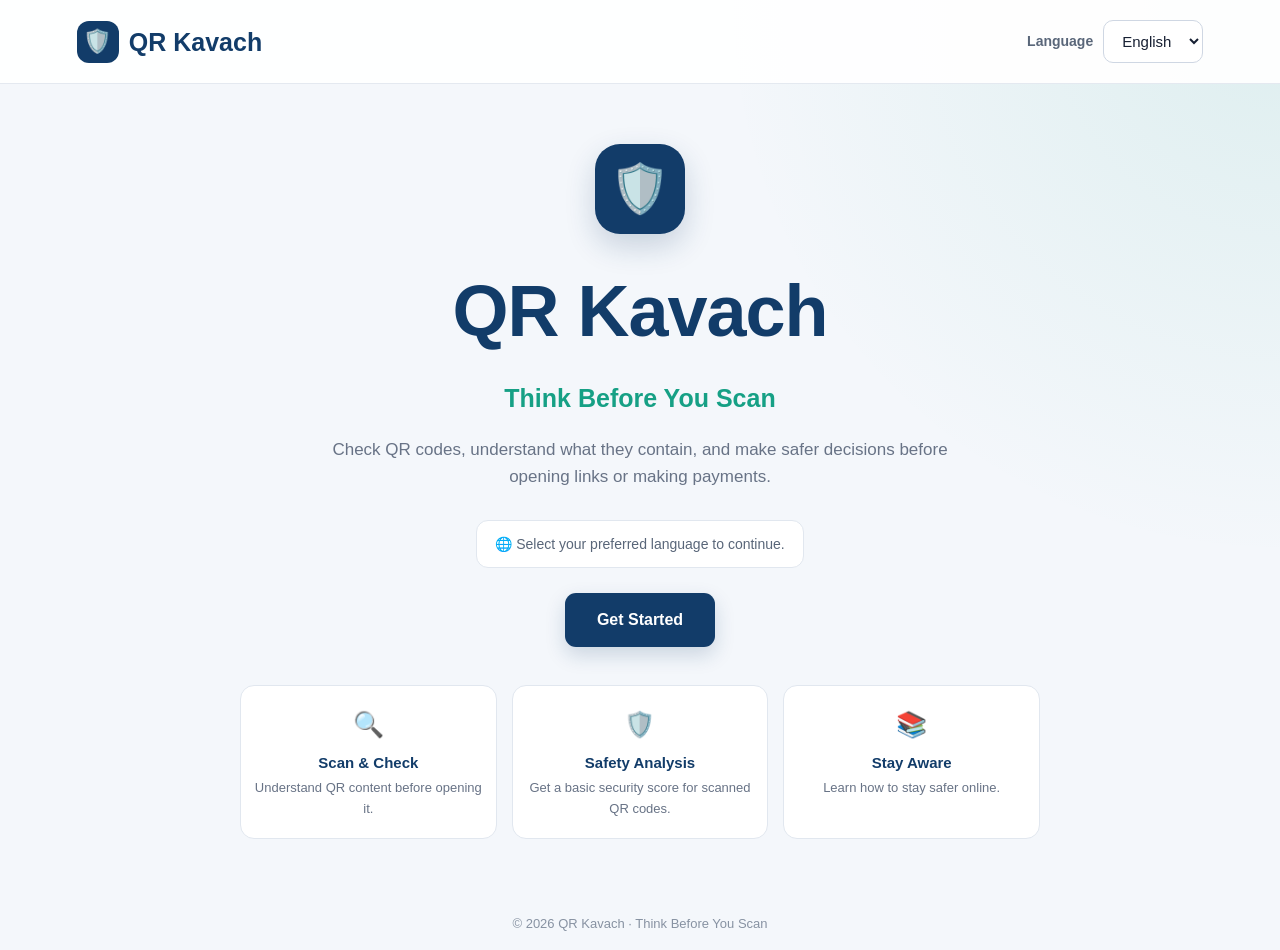
<file: index.html>
<!DOCTYPE html>
<html lang="en">

<head>
    <meta charset="UTF-8">

    <meta name="viewport"
        content="width=device-width, initial-scale=1.0">

    <title>QR Kavach | Think Before You Scan</title>

    <link rel="stylesheet"
        href="style.css">

    <style>
        /* QR KAVACH HOME PAGE */

        body {
            min-height: 100vh;
            background:
                radial-gradient(circle at top right,
                    rgba(22, 160, 133, 0.10),
                    transparent 35%),
                #f4f7fb;
        }

        .home-header {
            width: 100%;
            padding: 20px 6%;
            display: flex;
            justify-content: space-between;
            align-items: center;
            gap: 20px;
            background: rgba(255, 255, 255, 0.95);
            border-bottom: 1px solid #e4e9f0;
        }

        .home-logo {
            display: flex;
            align-items: center;
            gap: 10px;
            color: #123c69;
            font-size: 25px;
            font-weight: 800;
        }

        .shield-logo {
            width: 42px;
            height: 42px;
            display: flex;
            align-items: center;
            justify-content: center;
            background: #123c69;
            color: white;
            border-radius: 12px;
            font-size: 23px;
        }

        .home-language {
            display: flex;
            align-items: center;
            gap: 10px;
        }

        .home-language label {
            color: #596679;
            font-size: 14px;
            font-weight: 600;
        }

        .home-main {
            min-height: calc(100vh - 85px);
            display: flex;
            align-items: center;
            justify-content: center;
            padding: 45px 20px;
        }

        .home-content {
            width: 100%;
            max-width: 800px;
            text-align: center;
        }

        .main-shield {
            width: 90px;
            height: 90px;
            margin: 0 auto 20px;
            display: flex;
            align-items: center;
            justify-content: center;
            background: #123c69;
            color: white;
            border-radius: 25px;
            font-size: 48px;
            box-shadow:
                0 12px 30px rgba(18, 60, 105, 0.20);
        }

        .home-content h1 {
            color: #123c69;
            font-size: clamp(42px, 8vw, 72px);
            font-weight: 800;
            letter-spacing: -1px;
            margin-bottom: 8px;
        }

        .tagline {
            color: #16a085;
            font-size: clamp(18px, 3vw, 25px);
            font-weight: 700;
            margin-bottom: 18px;
        }

        .home-description {
            max-width: 650px;
            margin: 0 auto 30px;
            color: #687386;
            font-size: 17px;
        }

        .language-note {
            display: inline-block;
            background: white;
            border: 1px solid #e1e7ef;
            border-radius: 12px;
            padding: 12px 18px;
            margin-bottom: 25px;
            color: #596679;
            font-size: 14px;
        }

        .get-started {
            display: inline-block;
            padding: 14px 32px;
            background: #123c69;
            color: white;
            text-decoration: none;
            border-radius: 11px;
            font-size: 16px;
            font-weight: 700;
            transition: 0.2s ease;
            box-shadow:
                0 8px 20px rgba(18, 60, 105, 0.18);
        }

        .get-started:hover {
            background: #0d2f52;
            transform: translateY(-2px);
        }

        .security-points {
            margin-top: 38px;
            display: grid;
            grid-template-columns: repeat(3, 1fr);
            gap: 15px;
        }

        .security-point {
            background: white;
            border: 1px solid #e1e7ef;
            border-radius: 14px;
            padding: 18px 12px;
        }

        .security-point .point-icon {
            font-size: 25px;
            margin-bottom: 7px;
        }

        .security-point h3 {
            color: #123c69;
            font-size: 15px;
            margin-bottom: 3px;
        }

        .security-point p {
            color: #687386;
            font-size: 13px;
        }

        .home-footer {
            text-align: center;
            padding: 15px;
            color: #8792a2;
            font-size: 13px;
        }

        @media (max-width: 600px) {

            .home-header {
                padding: 15px 20px;
            }

            .home-logo {
                font-size: 21px;
            }

            .shield-logo {
                width: 37px;
                height: 37px;
                font-size: 20px;
            }

            .home-header {
                flex-direction: column;
                align-items: stretch;
            }

            .home-logo {
                justify-content: center;
            }

            .home-language {
                justify-content: center;
            }

            .home-main {
                padding: 35px 18px;
            }

            .main-shield {
                width: 75px;
                height: 75px;
                font-size: 40px;
            }

            .home-content h1 {
                font-size: 43px;
            }

            .home-description {
                font-size: 15px;
            }

            .security-points {
                grid-template-columns: 1fr;
            }

            .get-started {
                width: 100%;
            }
        }
    </style>
</head>


<body>

    <!-- HEADER -->

    <header class="home-header">

        <div class="home-logo">

            <div class="shield-logo">
                🛡️
            </div>

            <span>
                QR Kavach
            </span>

        </div>


        <div class="home-language">

            <label for="languageSelect"
                id="languageLabel">
                Language
            </label>

            <select id="languageSelect">

                <option value="en">
                    English
                </option>

                <option value="mr">
                    मराठी
                </option>

                <option value="hi">
                    हिंदी
                </option>

            </select>

        </div>

    </header>


    <!-- MAIN -->

    <main class="home-main">

        <div class="home-content">


            <div class="main-shield">
                🛡️
            </div>


            <h1>
                QR Kavach
            </h1>


            <div class="tagline"
                id="tagline">

                Think Before You Scan

            </div>


            <p class="home-description"
                id="description">

                Check QR codes, understand what they contain,
                and make safer decisions before opening links
                or making payments.

            </p>


            <div class="language-note"
                id="languageNote">

                🌐 Select your preferred language
                to continue.

            </div>


            <br>


            <a href="login.html"
                class="get-started"
                id="startButton">

                Get Started

            </a>


            <!-- SECURITY POINTS -->

            <div class="security-points">


                <div class="security-point">

                    <div class="point-icon">
                        🔍
                    </div>

                    <h3 id="point1Title">
                        Scan & Check
                    </h3>

                    <p id="point1Text">
                        Understand QR content before opening it.
                    </p>

                </div>


                <div class="security-point">

                    <div class="point-icon">
                        🛡️
                    </div>

                    <h3 id="point2Title">
                        Safety Analysis
                    </h3>

                    <p id="point2Text">
                        Get a basic security score for scanned QR codes.
                    </p>

                </div>


                <div class="security-point">

                    <div class="point-icon">
                        📚
                    </div>

                    <h3 id="point3Title">
                        Stay Aware
                    </h3>

                    <p id="point3Text">
                        Learn how to stay safer online.
                    </p>

                </div>


            </div>

        </div>

    </main>


    <footer class="home-footer">

        © 2026 QR Kavach ·
        <span id="footerTagline">
            Think Before You Scan
        </span>

    </footer>


    <!-- JAVASCRIPT -->

    <script>

        const languageSelect =
            document.getElementById(
                "languageSelect"
            );


        /* =========================
           SAVED LANGUAGE
        ========================= */

        const savedLanguage =
            localStorage.getItem(
                "qrLanguage"
            );


        if (savedLanguage) {

            languageSelect.value =
                savedLanguage;

        }


        /* =========================
           LANGUAGE DATA
        ========================= */

        const translations = {

            en: {

                language:
                    "Language",

                tagline:
                    "Think Before You Scan",

                description:
                    "Check QR codes, understand what they contain, and make safer decisions before opening links or making payments.",

                languageNote:
                    "🌐 Select your preferred language to continue.",

                start:
                    "Get Started",

                point1Title:
                    "Scan & Check",

                point1Text:
                    "Understand QR content before opening it.",

                point2Title:
                    "Safety Analysis",

                point2Text:
                    "Get a basic security score for scanned QR codes.",

                point3Title:
                    "Stay Aware",

                point3Text:
                    "Learn how to stay safer online.",

                footer:
                    "Think Before You Scan"

            },


            mr: {

                language:
                    "भाषा",

                tagline:
                    "स्कॅन करण्यापूर्वी विचार करा",

                description:
                    "QR कोडमध्ये काय आहे ते समजून घ्या आणि लिंक उघडण्यापूर्वी किंवा पेमेंट करण्यापूर्वी सुरक्षित निर्णय घ्या.",

                languageNote:
                    "🌐 पुढे जाण्यासाठी तुमची भाषा निवडा.",

                start:
                    "सुरुवात करा",

                point1Title:
                    "स्कॅन आणि तपासा",

                point1Text:
                    "QR उघडण्यापूर्वी त्यातील माहिती समजून घ्या.",

                point2Title:
                    "सुरक्षा तपासणी",

                point2Text:
                    "स्कॅन केलेल्या QR साठी मूलभूत सुरक्षा स्कोअर मिळवा.",

                point3Title:
                    "जागरूक रहा",

                point3Text:
                    "ऑनलाइन सुरक्षित कसे राहायचे ते शिका.",

                footer:
                    "स्कॅन करण्यापूर्वी विचार करा"

            },


            hi: {

                language:
                    "भाषा",

                tagline:
                    "स्कैन करने से पहले सोचें",

                description:
                    "QR कोड में क्या है समझें और लिंक खोलने या भुगतान करने से पहले सुरक्षित निर्णय लें।",

                languageNote:
                    "🌐 आगे बढ़ने के लिए अपनी भाषा चुनें।",

                start:
                    "शुरू करें",

                point1Title:
                    "स्कैन और जाँचें",

                point1Text:
                    "QR खोलने से पहले उसकी जानकारी समझें।",

                point2Title:
                    "सुरक्षा जाँच",

                point2Text:
                    "स्कैन किए गए QR के लिए बेसिक सुरक्षा स्कोर प्राप्त करें।",

                point3Title:
                    "जागरूक रहें",

                point3Text:
                    "ऑनलाइन सुरक्षित रहने के तरीके सीखें।",

                footer:
                    "स्कैन करने से पहले सोचें"

            }

        };


        /* =========================
           APPLY LANGUAGE
        ========================= */

        function applyLanguage() {

            const language =
                languageSelect.value;

            const t =
                translations[language];


            document.getElementById(
                "languageLabel"
            ).innerText =
                t.language;


            document.getElementById(
                "tagline"
            ).innerText =
                t.tagline;


            document.getElementById(
                "description"
            ).innerText =
                t.description;


            document.getElementById(
                "languageNote"
            ).innerText =
                t.languageNote;


            document.getElementById(
                "startButton"
            ).innerText =
                t.start;


            document.getElementById(
                "point1Title"
            ).innerText =
                t.point1Title;


            document.getElementById(
                "point1Text"
            ).innerText =
                t.point1Text;


            document.getElementById(
                "point2Title"
            ).innerText =
                t.point2Title;


            document.getElementById(
                "point2Text"
            ).innerText =
                t.point2Text;


            document.getElementById(
                "point3Title"
            ).innerText =
                t.point3Title;


            document.getElementById(
                "point3Text"
            ).innerText =
                t.point3Text;


            document.getElementById(
                "footerTagline"
            ).innerText =
                t.footer;


            /* SAVE LANGUAGE */

            localStorage.setItem(
                "qrLanguage",
                language
            );

        }


        /* =========================
           LANGUAGE CHANGE
        ========================= */

        languageSelect.addEventListener(
            "change",
            function () {

                applyLanguage();

            }
        );


        /* =========================
           START
        ========================= */

        applyLanguage();

    </script>

</body>

</html>
</file>
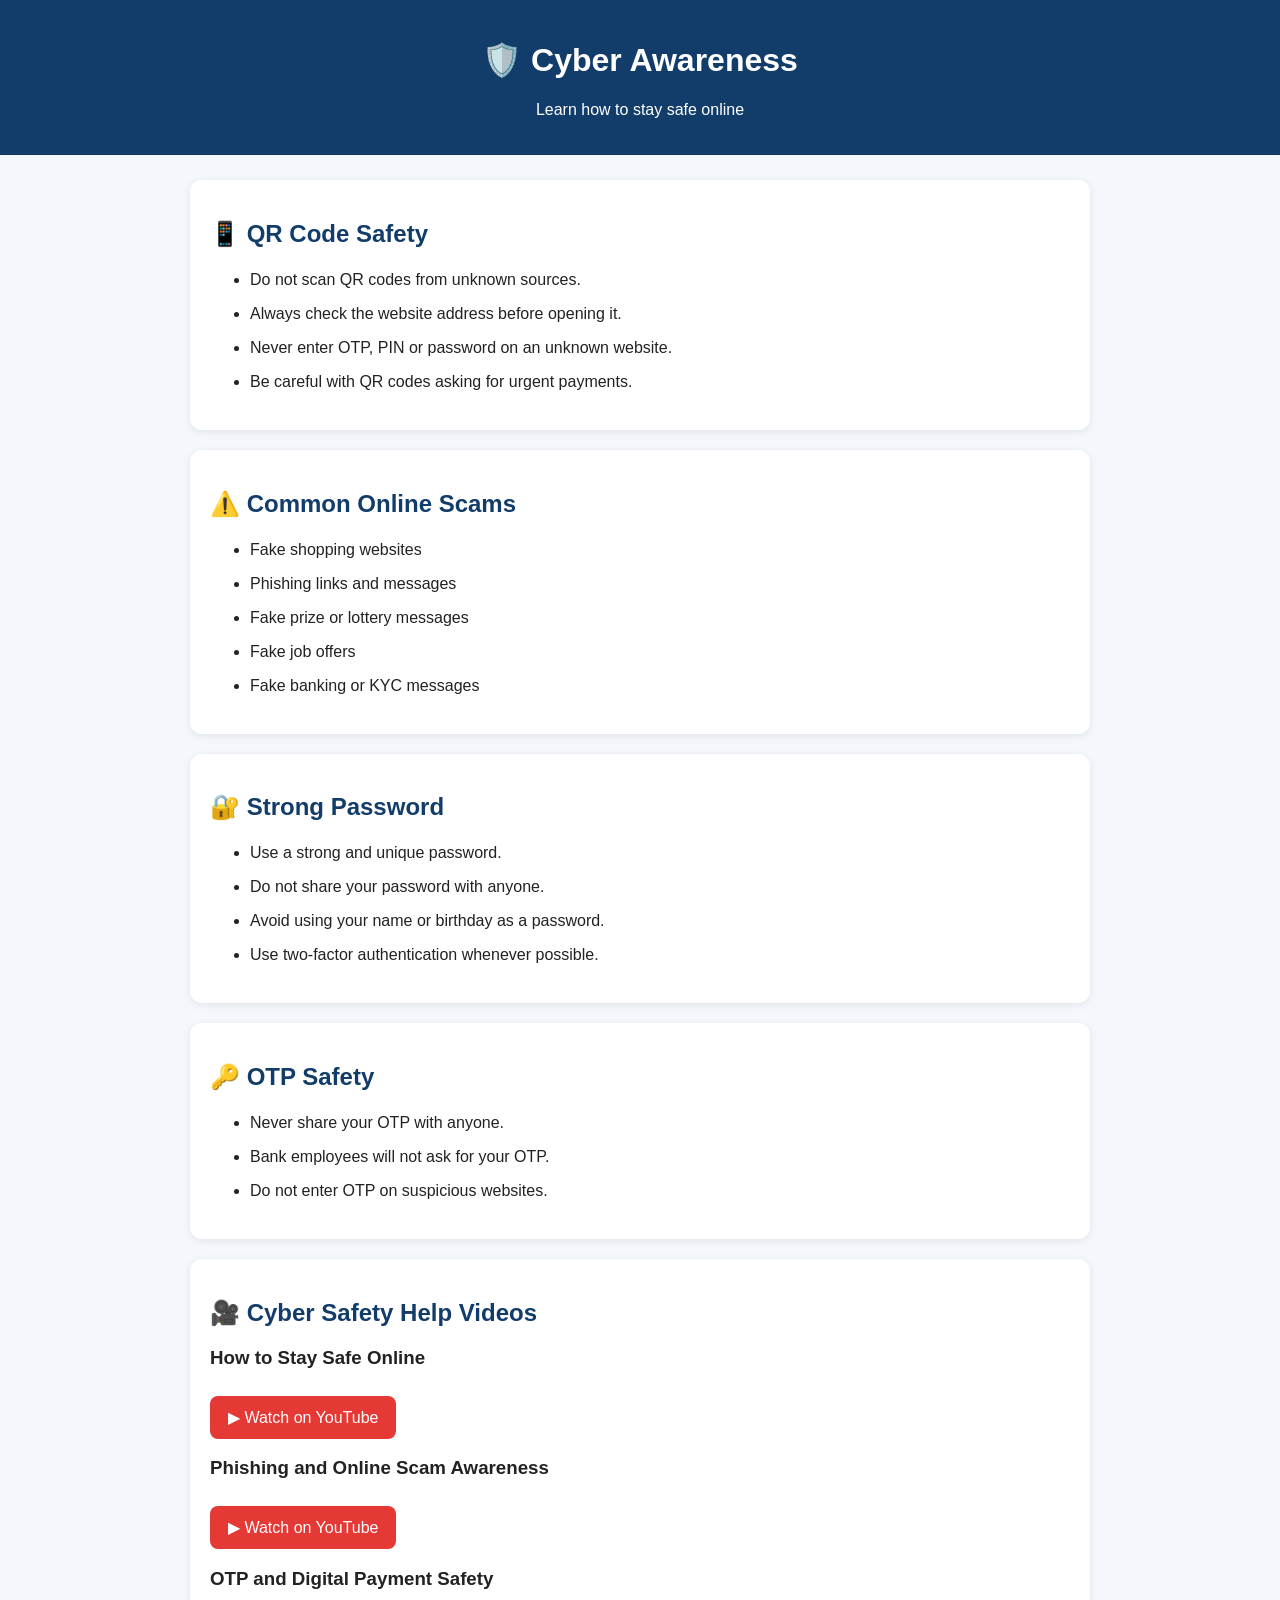
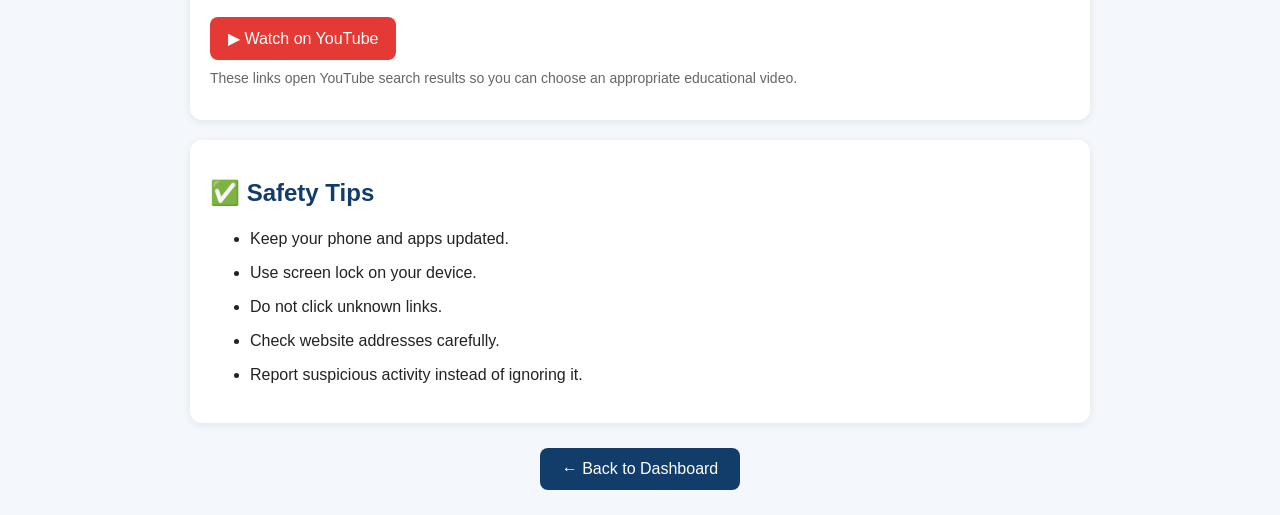
<file: awareness.html>
<!DOCTYPE html>
<html lang="en">
<head>
    <meta charset="UTF-8">
    <meta name="viewport" content="width=device-width, initial-scale=1.0">
    <title>Cyber Awareness - QR Shield</title>

    <style>
        body {
            margin: 0;
            font-family: Arial, sans-serif;
            background: #f4f7fb;
            color: #222;
        }

        .header {
            background: #123c69;
            color: white;
            padding: 20px;
            text-align: center;
        }

        .container {
            width: 90%;
            max-width: 900px;
            margin: 25px auto;
        }

        .section {
            background: white;
            padding: 20px;
            margin-bottom: 20px;
            border-radius: 12px;
            box-shadow: 0 2px 8px rgba(0,0,0,0.08);
        }

        h2 {
            color: #123c69;
        }

        li {
            margin: 10px 0;
            line-height: 1.5;
        }

        .video {
            margin-top: 15px;
        }

        .video a {
            display: inline-block;
            background: #e53935;
            color: white;
            padding: 12px 18px;
            border-radius: 8px;
            text-decoration: none;
            margin-top: 8px;
        }

        .video a:hover {
            opacity: 0.85;
        }

        .back-button {
            display: block;
            width: fit-content;
            margin: 25px auto;
            background: #123c69;
            color: white;
            padding: 12px 22px;
            border-radius: 8px;
            text-decoration: none;
        }

        .note {
            font-size: 14px;
            color: #666;
            margin-top: 10px;
        }
    </style>
</head>

<body>

<div class="header">
    <h1 id="pageTitle">🛡️ Cyber Awareness</h1>
    <p id="pageSubtitle">Learn how to stay safe online</p>
</div>

<div class="container">

    <div class="section">
        <h2 id="qrTitle">📱 QR Code Safety</h2>
        <ul id="qrList">
            <li>Do not scan QR codes from unknown sources.</li>
            <li>Always check the website address before opening it.</li>
            <li>Never enter OTP, PIN or password on an unknown website.</li>
            <li>Be careful with QR codes asking for urgent payments.</li>
        </ul>
    </div>

    <div class="section">
        <h2 id="scamTitle">⚠️ Common Online Scams</h2>
        <ul id="scamList">
            <li>Fake shopping websites</li>
            <li>Phishing links and messages</li>
            <li>Fake prize or lottery messages</li>
            <li>Fake job offers</li>
            <li>Fake banking or KYC messages</li>
        </ul>
    </div>

    <div class="section">
        <h2 id="passwordTitle">🔐 Strong Password</h2>
        <ul id="passwordList">
            <li>Use a strong and unique password.</li>
            <li>Do not share your password with anyone.</li>
            <li>Avoid using your name or birthday as a password.</li>
            <li>Use two-factor authentication whenever possible.</li>
        </ul>
    </div>

    <div class="section">
        <h2 id="otpTitle">🔑 OTP Safety</h2>
        <ul id="otpList">
            <li>Never share your OTP with anyone.</li>
            <li>Bank employees will not ask for your OTP.</li>
            <li>Do not enter OTP on suspicious websites.</li>
        </ul>
    </div>

    <div class="section">
        <h2 id="videoTitle">🎥 Cyber Safety Help Videos</h2>

        <div class="video">
            <h3 id="video1Title">How to Stay Safe Online</h3>
            <a href="https://www.youtube.com/results?search_query=cyber+safety+awareness+India"
               target="_blank">
                ▶ Watch on YouTube
            </a>
        </div>

        <div class="video">
            <h3 id="video2Title">Phishing and Online Scam Awareness</h3>
            <a href="https://www.youtube.com/results?search_query=phishing+online+scam+awareness"
               target="_blank">
                ▶ Watch on YouTube
            </a>
        </div>

        <div class="video">
            <h3 id="video3Title">OTP and Digital Payment Safety</h3>
            <a href="https://www.youtube.com/results?search_query=OTP+digital+payment+cyber+safety+India"
               target="_blank">
                ▶ Watch on YouTube
            </a>
        </div>

        <p class="note" id="videoNote">
            These links open YouTube search results so you can choose an appropriate educational video.
        </p>
    </div>

    <div class="section">
        <h2 id="tipsTitle">✅ Safety Tips</h2>
        <ul id="tipsList">
            <li>Keep your phone and apps updated.</li>
            <li>Use screen lock on your device.</li>
            <li>Do not click unknown links.</li>
            <li>Check website addresses carefully.</li>
            <li>Report suspicious activity instead of ignoring it.</li>
        </ul>
    </div>

    <a href="dashboard.html" class="back-button" id="backButton">
        ← Back to Dashboard
    </a>

</div>

<script>

const language = localStorage.getItem("qrLanguage") || "en";

const translations = {

    en: {
        pageTitle: "🛡️ Cyber Awareness",
        pageSubtitle: "Learn how to stay safe online",

        qrTitle: "📱 QR Code Safety",
        qrList: [
            "Do not scan QR codes from unknown sources.",
            "Always check the website address before opening it.",
            "Never enter OTP, PIN or password on an unknown website.",
            "Be careful with QR codes asking for urgent payments."
        ],

        scamTitle: "⚠️ Common Online Scams",
        scamList: [
            "Fake shopping websites",
            "Phishing links and messages",
            "Fake prize or lottery messages",
            "Fake job offers",
            "Fake banking or KYC messages"
        ],

        passwordTitle: "🔐 Strong Password",
        passwordList: [
            "Use a strong and unique password.",
            "Do not share your password with anyone.",
            "Avoid using your name or birthday as a password.",
            "Use two-factor authentication whenever possible."
        ],

        otpTitle: "🔑 OTP Safety",
        otpList: [
            "Never share your OTP with anyone.",
            "Bank employees will not ask for your OTP.",
            "Do not enter OTP on suspicious websites."
        ],

        videoTitle: "🎥 Cyber Safety Help Videos",
        video1Title: "How to Stay Safe Online",
        video2Title: "Phishing and Online Scam Awareness",
        video3Title: "OTP and Digital Payment Safety",
        videoNote: "These links open YouTube search results so you can choose an appropriate educational video.",

        tipsTitle: "✅ Safety Tips",
        tipsList: [
            "Keep your phone and apps updated.",
            "Use screen lock on your device.",
            "Do not click unknown links.",
            "Check website addresses carefully.",
            "Report suspicious activity instead of ignoring it."
        ],

        backButton: "← Back to Dashboard"
    },

    mr: {
        pageTitle: "🛡️ सायबर जागरूकता",
        pageSubtitle: "ऑनलाइन सुरक्षित कसे राहावे ते शिका",

        qrTitle: "📱 QR कोड सुरक्षा",
        qrList: [
            "अनोळखी ठिकाणांवरील QR कोड स्कॅन करू नका.",
            "लिंक उघडण्यापूर्वी वेबसाइटचा पत्ता तपासा.",
            "अनोळखी वेबसाइटवर OTP, PIN किंवा पासवर्ड टाकू नका.",
            "तातडीने पैसे भरण्यास सांगणाऱ्या QR कोडपासून सावध रहा."
        ],

        scamTitle: "⚠️ सामान्य ऑनलाइन फसवणूक",
        scamList: [
            "बनावट ऑनलाइन शॉपिंग वेबसाइट",
            "फिशिंग लिंक आणि मेसेज",
            "बनावट बक्षीस किंवा लॉटरी मेसेज",
            "बनावट नोकरीच्या ऑफर्स",
            "बनावट बँकिंग किंवा KYC मेसेज"
        ],

        passwordTitle: "🔐 मजबूत पासवर्ड",
        passwordList: [
            "मजबूत आणि वेगळा पासवर्ड वापरा.",
            "तुमचा पासवर्ड कोणाशीही शेअर करू नका.",
            "नाव किंवा जन्मतारीख पासवर्ड म्हणून वापरू नका.",
            "शक्य असल्यास Two-Factor Authentication वापरा."
        ],

        otpTitle: "🔑 OTP सुरक्षा",
        otpList: [
            "तुमचा OTP कोणालाही सांगू नका.",
            "बँकेचे कर्मचारी OTP मागणार नाहीत.",
            "संशयास्पद वेबसाइटवर OTP टाकू नका."
        ],

        videoTitle: "🎥 सायबर सुरक्षा मदत व्हिडिओ",
        video1Title: "ऑनलाइन सुरक्षित कसे राहावे",
        video2Title: "फिशिंग आणि ऑनलाइन फसवणूक",
        video3Title: "OTP आणि डिजिटल पेमेंट सुरक्षा",
        videoNote: "हे YouTube search results उघडतात. त्यामधून योग्य शैक्षणिक व्हिडिओ निवडू शकता.",

        tipsTitle: "✅ सुरक्षा टिप्स",
        tipsList: [
            "फोन आणि apps नेहमी अपडेट ठेवा.",
            "फोनला screen lock ठेवा.",
            "अनोळखी links वर क्लिक करू नका.",
            "वेबसाइटचा पत्ता काळजीपूर्वक तपासा.",
            "संशयास्पद activity असल्यास report करा."
        ],

        backButton: "← Dashboard वर जा"
    },

    hi: {
        pageTitle: "🛡️ साइबर जागरूकता",
        pageSubtitle: "ऑनलाइन सुरक्षित रहना सीखें",

        qrTitle: "📱 QR कोड सुरक्षा",
        qrList: [
            "अनजान स्रोतों से QR कोड स्कैन न करें।",
            "लिंक खोलने से पहले वेबसाइट का पता जांचें।",
            "अनजान वेबसाइट पर OTP, PIN या पासवर्ड न डालें।",
            "तुरंत पैसे भेजने के लिए कहने वाले QR कोड से सावधान रहें।"
        ],

        scamTitle: "⚠️ सामान्य ऑनलाइन धोखाधड़ी",
        scamList: [
            "फर्जी ऑनलाइन शॉपिंग वेबसाइट",
            "फिशिंग लिंक और मैसेज",
            "फर्जी इनाम या लॉटरी मैसेज",
            "फर्जी नौकरी के ऑफर",
            "फर्जी बैंकिंग या KYC मैसेज"
        ],

        passwordTitle: "🔐 मजबूत पासवर्ड",
        passwordList: [
            "मजबूत और अलग पासवर्ड का उपयोग करें।",
            "अपना पासवर्ड किसी के साथ शेयर न करें।",
            "नाम या जन्मतिथि को पासवर्ड न बनाएं।",
            "जहां संभव हो Two-Factor Authentication का उपयोग करें।"
        ],

        otpTitle: "🔑 OTP सुरक्षा",
        otpList: [
            "अपना OTP किसी को न बताएं।",
            "बैंक कर्मचारी OTP नहीं मांगेंगे।",
            "संदिग्ध वेबसाइट पर OTP न डालें।"
        ],

        videoTitle: "🎥 साइबर सुरक्षा सहायता वीडियो",
        video1Title: "ऑनलाइन सुरक्षित कैसे रहें",
        video2Title: "फिशिंग और ऑनलाइन धोखाधड़ी",
        video3Title: "OTP और डिजिटल पेमेंट सुरक्षा",
        videoNote: "ये YouTube search results खोलते हैं। आप इनमें से उचित educational video चुन सकते हैं।",

        tipsTitle: "✅ सुरक्षा टिप्स",
        tipsList: [
            "फोन और apps को अपडेट रखें।",
            "फोन में screen lock रखें।",
            "अनजान links पर क्लिक न करें।",
            "वेबसाइट का पता ध्यान से जांचें।",
            "संदिग्ध activity को report करें।"
        ],

        backButton: "← Dashboard पर जाएं"
    }
};

const t = translations[language] || translations.en;

document.getElementById("pageTitle").textContent = t.pageTitle;
document.getElementById("pageSubtitle").textContent = t.pageSubtitle;

document.getElementById("qrTitle").textContent = t.qrTitle;
document.getElementById("scamTitle").textContent = t.scamTitle;
document.getElementById("passwordTitle").textContent = t.passwordTitle;
document.getElementById("otpTitle").textContent = t.otpTitle;

document.getElementById("videoTitle").textContent = t.videoTitle;
document.getElementById("video1Title").textContent = t.video1Title;
document.getElementById("video2Title").textContent = t.video2Title;
document.getElementById("video3Title").textContent = t.video3Title;
document.getElementById("videoNote").textContent = t.videoNote;

document.getElementById("tipsTitle").textContent = t.tipsTitle;
document.getElementById("backButton").textContent = t.backButton;

function fillList(id, items) {
    const list = document.getElementById(id);
    list.innerHTML = "";

    items.forEach(item => {
        const li = document.createElement("li");
        li.textContent = item;
        list.appendChild(li);
    });
}

fillList("qrList", t.qrList);
fillList("scamList", t.scamList);
fillList("passwordList", t.passwordList);
fillList("otpList", t.otpList);
fillList("tipsList", t.tipsList);

</script>

</body>
</html>
</file>
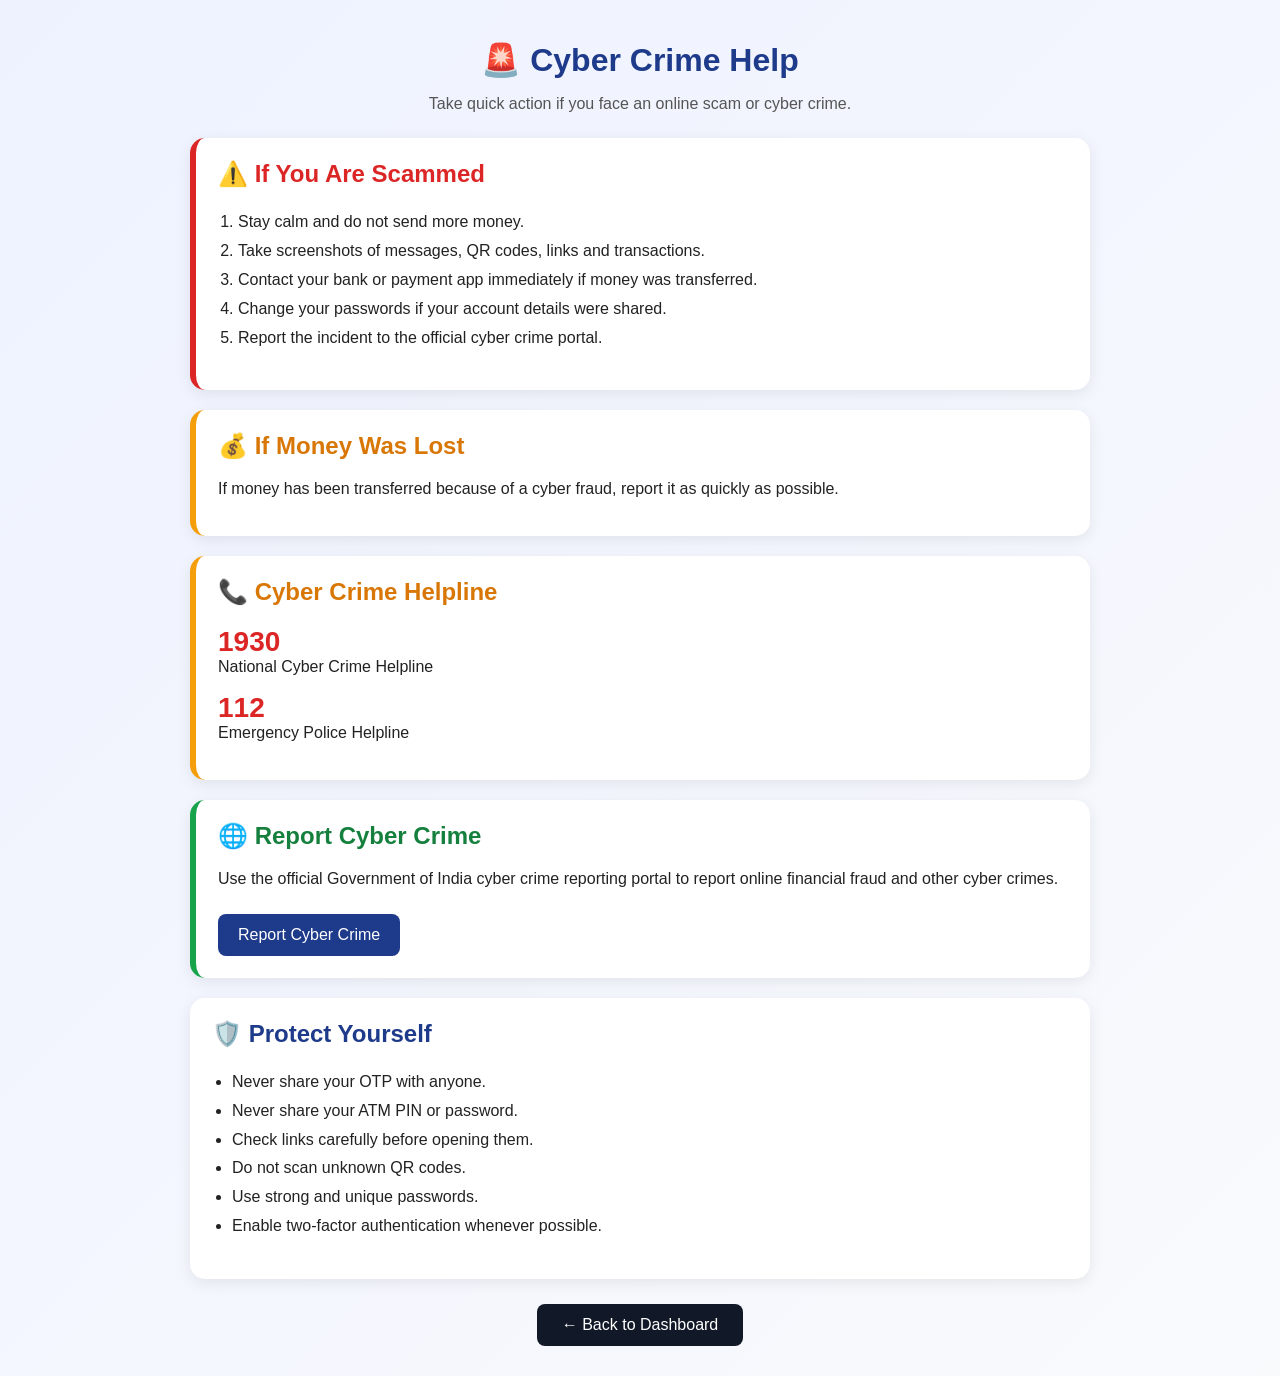
<file: cyber-help.html>
<!DOCTYPE html>
<html lang="en">
<head>
    <meta charset="UTF-8">
    <meta name="viewport" content="width=device-width, initial-scale=1.0">

    <title>Cyber Crime Help - QR Shield</title>

    <style>
        * {
            box-sizing: border-box;
        }

        body {
            margin: 0;
            font-family: Arial, sans-serif;
            background: linear-gradient(135deg, #eef2ff, #f8fafc);
            color: #222;
            padding: 20px;
        }

        .container {
            max-width: 900px;
            margin: auto;
        }

        h1 {
            text-align: center;
            color: #1e3a8a;
            margin-bottom: 10px;
        }

        .subtitle {
            text-align: center;
            color: #555;
            margin-bottom: 25px;
        }

        .card {
            background: white;
            padding: 22px;
            margin-bottom: 20px;
            border-radius: 15px;
            box-shadow: 0 4px 15px rgba(0,0,0,0.08);
        }

        .card h2 {
            margin-top: 0;
            color: #1e3a8a;
        }

        .danger {
            border-left: 6px solid #dc2626;
        }

        .danger h2 {
            color: #dc2626;
        }

        .emergency {
            border-left: 6px solid #f59e0b;
        }

        .emergency h2 {
            color: #d97706;
        }

        .official {
            border-left: 6px solid #16a34a;
        }

        .official h2 {
            color: #15803d;
        }

        .steps {
            padding-left: 20px;
            line-height: 1.8;
        }

        .helpline-number {
            font-size: 28px;
            font-weight: bold;
            color: #dc2626;
        }

        .link-button {
            display: inline-block;
            padding: 12px 20px;
            background: #1e3a8a;
            color: white;
            text-decoration: none;
            border-radius: 8px;
            margin-top: 10px;
        }

        .link-button:hover {
            opacity: 0.9;
        }

        .back-button {
            display: block;
            width: fit-content;
            margin: 25px auto 10px;
            padding: 12px 25px;
            background: #111827;
            color: white;
            text-decoration: none;
            border-radius: 8px;
        }

        .back-button:hover {
            opacity: 0.9;
        }

        @media (max-width: 600px) {
            body {
                padding: 12px;
            }

            .card {
                padding: 18px;
            }

            h1 {
                font-size: 26px;
            }

            .helpline-number {
                font-size: 25px;
            }
        }
    </style>
</head>

<body>

<div class="container">

    <h1 id="title">🚨 Cyber Crime Help</h1>

    <p class="subtitle" id="subtitle">
        Take quick action if you face an online scam or cyber crime.
    </p>


    <!-- IF SCAMMED -->

    <div class="card danger">

        <h2 id="firstTitle">⚠️ If You Are Scammed</h2>

        <ol class="steps">

            <li id="step1">
                Stay calm and do not send more money.
            </li>

            <li id="step2">
                Take screenshots of messages, QR codes, links and transactions.
            </li>

            <li id="step3">
                Contact your bank or payment app immediately if money was transferred.
            </li>

            <li id="step4">
                Change your passwords if your account details were shared.
            </li>

            <li id="step5">
                Report the incident to the official cyber crime portal.
            </li>

        </ol>

    </div>


    <!-- MONEY LOST -->

    <div class="card emergency">

        <h2 id="moneyTitle">💰 If Money Was Lost</h2>

        <p id="moneyText">
            If money has been transferred because of a cyber fraud, report it as quickly as possible.
        </p>

    </div>


    <!-- HELPLINE -->

    <div class="card emergency">

        <h2 id="helplineTitle">📞 Cyber Crime Helpline</h2>

        <p>
            <strong class="helpline-number">1930</strong>
            <br>
            <span id="cyberHelplineText">
                National Cyber Crime Helpline
            </span>
        </p>

        <p>
            <strong class="helpline-number">112</strong>
            <br>
            <span id="policeHelplineText">
                Emergency Police Helpline
            </span>
        </p>

    </div>


    <!-- OFFICIAL REPORT -->

    <div class="card official">

        <h2 id="reportTitle">🌐 Report Cyber Crime</h2>

        <p id="reportText">
            Use the official Government of India cyber crime reporting portal to report online financial fraud and other cyber crimes.
        </p>

        <a
            href="https://cybercrime.gov.in/"
            target="_blank"
            class="link-button"
            id="reportButton"
        >
            Report Cyber Crime
        </a>

    </div>


    <!-- PROTECT YOURSELF -->

    <div class="card">

        <h2 id="protectTitle">🛡️ Protect Yourself</h2>

        <ul class="steps">

            <li id="protect1">
                Never share your OTP with anyone.
            </li>

            <li id="protect2">
                Never share your ATM PIN or password.
            </li>

            <li id="protect3">
                Check links carefully before opening them.
            </li>

            <li id="protect4">
                Do not scan unknown QR codes.
            </li>

            <li id="protect5">
                Use strong and unique passwords.
            </li>

            <li id="protect6">
                Enable two-factor authentication whenever possible.
            </li>

        </ul>

    </div>


    <a href="dashboard.html" class="back-button" id="backButton">
        ← Back to Dashboard
    </a>

</div>


<script>

    /* GET SELECTED LANGUAGE */

    const language = localStorage.getItem("qrLanguage") || "en";


    /* TRANSLATIONS */

    const translations = {

        en: {

            title: "🚨 Cyber Crime Help",

            subtitle:
                "Take quick action if you face an online scam or cyber crime.",

            firstTitle:
                "⚠️ If You Are Scammed",

            step1:
                "Stay calm and do not send more money.",

            step2:
                "Take screenshots of messages, QR codes, links and transactions.",

            step3:
                "Contact your bank or payment app immediately if money was transferred.",

            step4:
                "Change your passwords if your account details were shared.",

            step5:
                "Report the incident to the official cyber crime portal.",

            moneyTitle:
                "💰 If Money Was Lost",

            moneyText:
                "If money has been transferred because of a cyber fraud, report it as quickly as possible.",

            helplineTitle:
                "📞 Cyber Crime Helpline",

            cyberHelplineText:
                "National Cyber Crime Helpline",

            policeHelplineText:
                "Emergency Police Helpline",

            reportTitle:
                "🌐 Report Cyber Crime",

            reportText:
                "Use the official Government of India cyber crime reporting portal to report online financial fraud and other cyber crimes.",

            reportButton:
                "Report Cyber Crime",

            protectTitle:
                "🛡️ Protect Yourself",

            protect1:
                "Never share your OTP with anyone.",

            protect2:
                "Never share your ATM PIN or password.",

            protect3:
                "Check links carefully before opening them.",

            protect4:
                "Do not scan unknown QR codes.",

            protect5:
                "Use strong and unique passwords.",

            protect6:
                "Enable two-factor authentication whenever possible.",

            backButton:
                "← Back to Dashboard"
        },


        mr: {

            title:
                "🚨 सायबर क्राईम मदत",

            subtitle:
                "ऑनलाइन फसवणूक किंवा सायबर क्राईम झाल्यास त्वरित योग्य पाऊल उचला.",

            firstTitle:
                "⚠️ तुमची फसवणूक झाल्यास",

            step1:
                "शांत रहा आणि आणखी पैसे पाठवू नका.",

            step2:
                "मेसेज, QR कोड, लिंक आणि व्यवहारांचे स्क्रीनशॉट घ्या.",

            step3:
                "पैसे ट्रान्सफर झाले असल्यास त्वरित बँक किंवा पेमेंट अॅपशी संपर्क करा.",

            step4:
                "तुमची अकाउंट माहिती शेअर झाली असल्यास पासवर्ड बदला.",

            step5:
                "घटनेची अधिकृत सायबर क्राईम पोर्टलवर तक्रार करा.",

            moneyTitle:
                "💰 पैसे गमावल्यास",

            moneyText:
                "सायबर फसवणुकीमुळे पैसे ट्रान्सफर झाले असल्यास शक्य तितक्या लवकर तक्रार करा.",

            helplineTitle:
                "📞 सायबर क्राईम हेल्पलाइन",

            cyberHelplineText:
                "राष्ट्रीय सायबर क्राईम हेल्पलाइन",

            policeHelplineText:
                "आपत्कालीन पोलीस हेल्पलाइन",

            reportTitle:
                "🌐 सायबर क्राईमची तक्रार करा",

            reportText:
                "ऑनलाइन आर्थिक फसवणूक आणि इतर सायबर क्राईमची तक्रार करण्यासाठी भारत सरकारच्या अधिकृत पोर्टलचा वापर करा.",

            reportButton:
                "सायबर क्राईम रिपोर्ट करा",

            protectTitle:
                "🛡️ स्वतःचे संरक्षण करा",

            protect1:
                "तुमचा OTP कोणालाही सांगू नका.",

            protect2:
                "तुमचा ATM PIN किंवा पासवर्ड कोणालाही सांगू नका.",

            protect3:
                "कोणतीही लिंक उघडण्यापूर्वी ती काळजीपूर्वक तपासा.",

            protect4:
                "अनोळखी QR कोड स्कॅन करू नका.",

            protect5:
                "मजबूत आणि वेगळे पासवर्ड वापरा.",

            protect6:
                "शक्य असल्यास Two-Factor Authentication सुरू ठेवा.",

            backButton:
                "← Dashboard वर जा"
        },


        hi: {

            title:
                "🚨 साइबर क्राइम सहायता",

            subtitle:
                "ऑनलाइन धोखाधड़ी या साइबर क्राइम होने पर तुरंत सही कदम उठाएं।",

            firstTitle:
                "⚠️ अगर आपके साथ धोखाधड़ी हुई है",

            step1:
                "शांत रहें और अधिक पैसे न भेजें।",

            step2:
                "मैसेज, QR कोड, लिंक और लेन-देन के स्क्रीनशॉट लें।",

            step3:
                "अगर पैसे ट्रांसफर हुए हैं तो तुरंत बैंक या पेमेंट ऐप से संपर्क करें।",

            step4:
                "अगर आपकी अकाउंट जानकारी शेयर हुई है तो पासवर्ड बदलें।",

            step5:
                "घटना की रिपोर्ट आधिकारिक साइबर क्राइम पोर्टल पर करें।",

            moneyTitle:
                "💰 अगर पैसे खो गए हैं",

            moneyText:
                "अगर साइबर धोखाधड़ी के कारण पैसे ट्रांसफर हुए हैं, तो जितनी जल्दी हो सके रिपोर्ट करें।",

            helplineTitle:
                "📞 साइबर क्राइम हेल्पलाइन",

            cyberHelplineText:
                "राष्ट्रीय साइबर क्राइम हेल्पलाइन",

            policeHelplineText:
                "आपातकालीन पुलिस हेल्पलाइन",

            reportTitle:
                "🌐 साइबर क्राइम की रिपोर्ट करें",

            reportText:
                "ऑनलाइन वित्तीय धोखाधड़ी और अन्य साइबर क्राइम की रिपोर्ट करने के लिए भारत सरकार के आधिकारिक पोर्टल का उपयोग करें।",

            reportButton:
                "साइबर क्राइम रिपोर्ट करें",

            protectTitle:
                "🛡️ खुद को सुरक्षित रखें",

            protect1:
                "अपना OTP किसी के साथ शेयर न करें।",

            protect2:
                "अपना ATM PIN या पासवर्ड किसी के साथ शेयर न करें।",

            protect3:
                "कोई भी लिंक खोलने से पहले उसे ध्यान से जांचें।",

            protect4:
                "अज्ञात QR कोड स्कैन न करें।",

            protect5:
                "मजबूत और अलग-अलग पासवर्ड का उपयोग करें।",

            protect6:
                "जब संभव हो Two-Factor Authentication चालू रखें।",

            backButton:
                "← Dashboard पर जाएं"
        }

    };


    /* SELECT TRANSLATION */

    const t = translations[language] || translations.en;


    /* APPLY TRANSLATIONS */

    document.getElementById("title").textContent = t.title;

    document.getElementById("subtitle").textContent = t.subtitle;

    document.getElementById("firstTitle").textContent = t.firstTitle;

    document.getElementById("step1").textContent = t.step1;

    document.getElementById("step2").textContent = t.step2;

    document.getElementById("step3").textContent = t.step3;

    document.getElementById("step4").textContent = t.step4;

    document.getElementById("step5").textContent = t.step5;

    document.getElementById("moneyTitle").textContent = t.moneyTitle;

    document.getElementById("moneyText").textContent = t.moneyText;

    document.getElementById("helplineTitle").textContent =
        t.helplineTitle;

    document.getElementById("cyberHelplineText").textContent =
        t.cyberHelplineText;

    document.getElementById("policeHelplineText").textContent =
        t.policeHelplineText;

    document.getElementById("reportTitle").textContent =
        t.reportTitle;

    document.getElementById("reportText").textContent =
        t.reportText;

    document.getElementById("reportButton").textContent =
        t.reportButton;

    document.getElementById("protectTitle").textContent =
        t.protectTitle;

    document.getElementById("protect1").textContent =
        t.protect1;

    document.getElementById("protect2").textContent =
        t.protect2;

    document.getElementById("protect3").textContent =
        t.protect3;

    document.getElementById("protect4").textContent =
        t.protect4;

    document.getElementById("protect5").textContent =
        t.protect5;

    document.getElementById("protect6").textContent =
        t.protect6;

    document.getElementById("backButton").textContent =
        t.backButton;

</script>

</body>
</html>
</file>
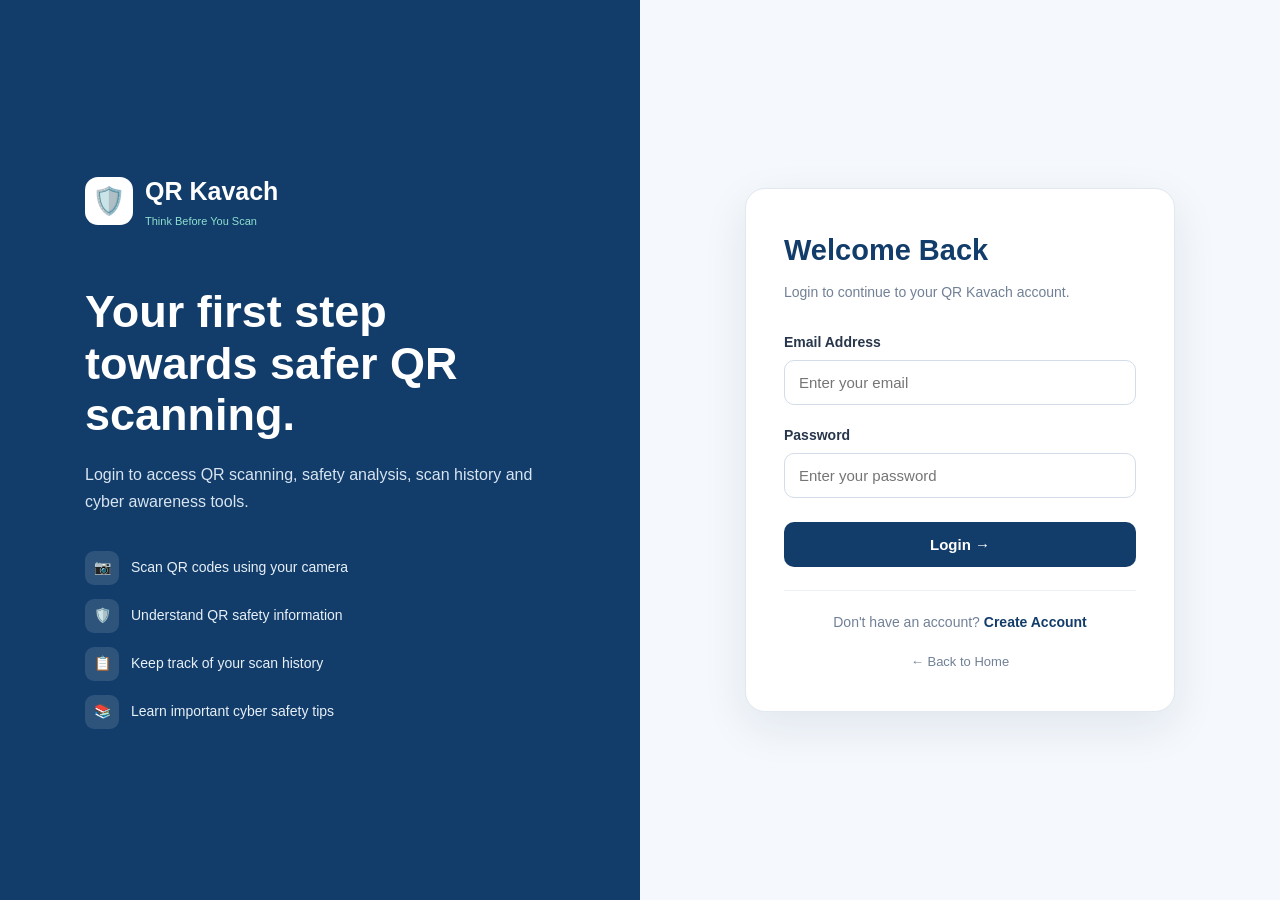
<file: dashboard.html>
<!DOCTYPE html>
<html lang="en">
<head>
    <meta charset="UTF-8">
    <meta name="viewport" content="width=device-width, initial-scale=1.0">

    <title>QR Kavach Dashboard</title>

    <link rel="stylesheet" href="style.css">
</head>

<body>

<!-- ================= HEADER ================= -->

<header>
    <div class="container top-bar">

        <div class="home-logo">
            <div class="shield-logo">🛡️</div>

            <div>
                <div class="logo">QR Kavach</div>
                <div class="tagline">
                    Think Before You Scan
                </div>
            </div>
        </div>

        <div class="top-actions">

            <span
                class="language-badge"
                id="languageBadge">
                English
            </span>

            <button
                class="logout-button"
                onclick="logout()"
                id="logoutButton">
                Logout
            </button>

        </div>

    </div>
</header>


<!-- ================= MAIN ================= -->

<main class="dashboard-container">


    <!-- ================= WELCOME ================= -->

    <section class="welcome-box">

        <div class="welcome-content">

            <p class="small-title" id="dashboardTitle">
                QR KAVACH DASHBOARD
            </p>

            <h1 id="welcomeTitle">
                Welcome to QR Kavach 👋
            </h1>

            <p id="welcomeText">
                Your QR safety tools are ready. Scan, check and stay safe.
            </p>

        </div>

        <div class="welcome-icon">
            🛡️
        </div>

    </section>


    <!-- ================= SCAN OVERVIEW ================= -->

    <section class="dashboard-section">

        <div class="section-heading">

            <h2 id="overviewTitle">
                Your Scan Overview
            </h2>

            <p id="overviewText">
                A quick look at your QR scanning activity.
            </p>

        </div>


        <div class="statistics">


            <!-- Total -->

            <div class="stat-card">

                <div class="stat-icon">
                    📊
                </div>

                <div class="stat-info">

                    <strong id="totalScans">
                        0
                    </strong>

                    <span id="totalText">
                        Total Scans
                    </span>

                </div>

            </div>


            <!-- Safe -->

            <div class="stat-card">

                <div class="stat-icon safe-icon">
                    🟢
                </div>

                <div class="stat-info">

                    <strong id="safeScans">
                        0
                    </strong>

                    <span id="safeText">
                        Safe
                    </span>

                </div>

            </div>


            <!-- Suspicious -->

            <div class="stat-card">

                <div class="stat-icon suspicious-icon">
                    🟠
                </div>

                <div class="stat-info">

                    <strong id="suspiciousScans">
                        0
                    </strong>

                    <span id="suspiciousText">
                        Suspicious
                    </span>

                </div>

            </div>


            <!-- Dangerous -->

            <div class="stat-card">

                <div class="stat-icon dangerous-icon">
                    🔴
                </div>

                <div class="stat-info">

                    <strong id="dangerousScans">
                        0
                    </strong>

                    <span id="dangerousText">
                        Dangerous
                    </span>

                </div>

            </div>

        </div>

    </section>


    <!-- ================= TOOLS ================= -->

    <section class="dashboard-section">

        <div class="section-heading">

            <h2 id="toolsTitle">
                QR Kavach Tools
            </h2>

            <p id="toolsText">
                Choose what you want to do.
            </p>

        </div>


        <div class="cards">


            <!-- 1. Scanner -->

            <div class="dashboard-card">

                <div class="card-icon">
                    📷
                </div>

                <h3 id="scannerCardTitle">
                    Scan & Check QR
                </h3>

                <p id="scannerCardText">
                    Scan a QR code using your camera or upload a QR image.
                </p>

                <a
                    href="scanner.html"
                    class="card-button"
                    id="scannerButton">
                    Open Scanner
                </a>

            </div>


            <!-- 2. Awareness -->

            <div class="dashboard-card">

                <div class="card-icon">
                    📚
                </div>

                <h3 id="awarenessCardTitle">
                    Cyber Awareness
                </h3>

                <p id="awarenessCardText">
                    Learn about QR scams, phishing, OTP fraud and online safety.
                </p>

                <a
                    href="awareness.html"
                    class="card-button"
                    id="awarenessButton">
                    Learn Safety
                </a>

            </div>


            <!-- 3. Cyber Help -->

            <div class="dashboard-card">

                <div class="card-icon">
                    🚨
                </div>

                <h3 id="helpCardTitle">
                    Cyber Crime Help
                </h3>

                <p id="helpCardText">
                    Learn what to do if you face an online scam or cyber crime.
                </p>

                <a
                    href="cyber-help.html"
                    class="card-button"
                    id="helpButton">
                    Get Help
                </a>

            </div>


            <!-- 4. Quiz -->

            <div class="dashboard-card">

                <div class="card-icon">
                    📝
                </div>

                <h3 id="quizCardTitle">
                    Cyber Security Quiz
                </h3>

                <p id="quizCardText">
                    Test your knowledge with a 10-question cyber safety quiz.
                </p>

                <a
                    href="quiz.html"
                    class="card-button"
                    id="quizButton">
                    Take Quiz
                </a>

            </div>


            <!-- 5. History -->

            <div class="dashboard-card">

                <div class="card-icon">
                    📋
                </div>

                <h3 id="historyCardTitle">
                    Scan History
                </h3>

                <p id="historyCardText">
                    View your previous QR scans and their safety results.
                </p>

                <a
                    href="history.html"
                    class="card-button"
                    id="historyButton">
                    View History
                </a>

            </div>


        </div>

    </section>


</main>


<!-- ================= FOOTER ================= -->

<footer>

    <p>
        🛡️ QR Kavach
    </p>

    <span id="footerText">
        Think Before You Scan
    </span>

</footer>



<script>

/* =====================================================
   LOGIN PROTECTION
   ===================================================== */

const isLoggedIn =
    localStorage.getItem("qrLoggedIn");

if (isLoggedIn !== "true") {

    window.location.href = "login.html";

}


/* =====================================================
   USER NAME
   ===================================================== */

const userName =
    localStorage.getItem("qrName") || "";


/* =====================================================
   LANGUAGE
   ===================================================== */

const language =
    localStorage.getItem("qrLanguage") || "en";


/* =====================================================
   TRANSLATIONS
   ===================================================== */

const translations = {

    en: {

        language: "English",

        dashboard: "QR KAVACH DASHBOARD",

        welcome: userName
            ? "Welcome, " + userName + " 👋"
            : "Welcome to QR Kavach 👋",

        welcomeText:
            "Your QR safety tools are ready. Scan, check and stay safe.",

        overview:
            "Your Scan Overview",

        overviewText:
            "A quick look at your QR scanning activity.",

        total:
            "Total Scans",

        safe:
            "Safe",

        suspicious:
            "Suspicious",

        dangerous:
            "Dangerous",

        tools:
            "QR Kavach Tools",

        toolsText:
            "Choose what you want to do.",

        scanner:
            "Scan & Check QR",

        scannerText:
            "Scan a QR code using your camera or upload a QR image.",

        scannerButton:
            "Open Scanner",

        awareness:
            "Cyber Awareness",

        awarenessText:
            "Learn about QR scams, phishing, OTP fraud and online safety.",

        awarenessButton:
            "Learn Safety",

        help:
            "Cyber Crime Help",

        helpText:
            "Learn what to do if you face an online scam or cyber crime.",

        helpButton:
            "Get Help",

        quiz:
            "Cyber Security Quiz",

        quizText:
            "Test your knowledge with a 10-question cyber safety quiz.",

        quizButton:
            "Take Quiz",

        history:
            "Scan History",

        historyText:
            "View your previous QR scans and their safety results.",

        historyButton:
            "View History",

        logout:
            "Logout",

        footer:
            "Think Before You Scan"

    },


    mr: {

        language: "मराठी",

        dashboard:
            "QR KAVACH डॅशबोर्ड",

        welcome: userName
            ? "स्वागत आहे, " + userName + " 👋"
            : "QR Kavach मध्ये स्वागत आहे 👋",

        welcomeText:
            "तुमची QR सुरक्षा साधने तयार आहेत. स्कॅन करा, तपासा आणि सुरक्षित रहा.",

        overview:
            "तुमच्या स्कॅनचा आढावा",

        overviewText:
            "तुमच्या QR स्कॅनिंगची थोडक्यात माहिती.",

        total:
            "एकूण स्कॅन",

        safe:
            "सुरक्षित",

        suspicious:
            "संशयास्पद",

        dangerous:
            "धोकादायक",

        tools:
            "QR Kavach साधने",

        toolsText:
            "तुम्हाला काय करायचे आहे ते निवडा.",

        scanner:
            "QR स्कॅन व तपासा",

        scannerText:
            "कॅमेराने QR स्कॅन करा किंवा QR फोटो अपलोड करा.",

        scannerButton:
            "स्कॅनर उघडा",

        awareness:
            "सायबर जागरूकता",

        awarenessText:
            "QR स्कॅम, फिशिंग, OTP फसवणूक आणि ऑनलाइन सुरक्षिततेबद्दल शिका.",

        awarenessButton:
            "सुरक्षा शिका",

        help:
            "सायबर क्राईम मदत",

        helpText:
            "ऑनलाइन स्कॅम किंवा सायबर क्राईम झाल्यास काय करावे ते शिका.",

        helpButton:
            "मदत घ्या",

        quiz:
            "सायबर सुरक्षा क्विझ",

        quizText:
            "10 प्रश्नांच्या क्विझद्वारे तुमचे सायबर सुरक्षा ज्ञान तपासा.",

        quizButton:
            "क्विझ सुरू करा",

        history:
            "स्कॅन इतिहास",

        historyText:
            "तुमचे मागील QR स्कॅन आणि त्यांचे सुरक्षा निकाल पहा.",

        historyButton:
            "इतिहास पहा",

        logout:
            "लॉगआउट",

        footer:
            "स्कॅन करण्यापूर्वी विचार करा"

    },


    hi: {

        language: "हिंदी",

        dashboard:
            "QR KAVACH डैशबोर्ड",

        welcome: userName
            ? "स्वागत है, " + userName + " 👋"
            : "QR Kavach में आपका स्वागत है 👋",

        welcomeText:
            "आपके QR सुरक्षा उपकरण तैयार हैं। स्कैन करें, जांचें और सुरक्षित रहें।",

        overview:
            "आपके स्कैन का विवरण",

        overviewText:
            "आपकी QR स्कैनिंग गतिविधि की जानकारी।",

        total:
            "कुल स्कैन",

        safe:
            "सुरक्षित",

        suspicious:
            "संदिग्ध",

        dangerous:
            "खतरनाक",

        tools:
            "QR Kavach टूल्स",

        toolsText:
            "आप क्या करना चाहते हैं चुनें।",

        scanner:
            "QR स्कैन और जांचें",

        scannerText:
            "कैमरे से QR स्कैन करें या QR फोटो अपलोड करें।",

        scannerButton:
            "स्कैनर खोलें",

        awareness:
            "साइबर जागरूकता",

        awarenessText:
            "QR स्कैम, फिशिंग, OTP धोखाधड़ी और ऑनलाइन सुरक्षा के बारे में जानें।",

        awarenessButton:
            "सुरक्षा सीखें",

        help:
            "साइबर क्राइम सहायता",

        helpText:
            "ऑनलाइन स्कैम या साइबर क्राइम होने पर क्या करें जानें।",

        helpButton:
            "मदद लें",

        quiz:
            "साइबर सुरक्षा क्विज़",

        quizText:
            "10 प्रश्नों की क्विज़ से अपनी साइबर सुरक्षा जानकारी जांचें।",

        quizButton:
            "क्विज़ शुरू करें",

        history:
            "स्कैन इतिहास",

        historyText:
            "अपने पिछले QR स्कैन और सुरक्षा परिणाम देखें।",

        historyButton:
            "इतिहास देखें",

        logout:
            "लॉगआउट",

        footer:
            "स्कैन करने से पहले सोचें"

    }

};


const t =
    translations[language] || translations.en;


/* =====================================================
   APPLY LANGUAGE
   ===================================================== */

document.getElementById("languageBadge").textContent =
    t.language;

document.getElementById("dashboardTitle").textContent =
    t.dashboard;

document.getElementById("welcomeTitle").textContent =
    t.welcome;

document.getElementById("welcomeText").textContent =
    t.welcomeText;

document.getElementById("overviewTitle").textContent =
    t.overview;

document.getElementById("overviewText").textContent =
    t.overviewText;

document.getElementById("totalText").textContent =
    t.total;

document.getElementById("safeText").textContent =
    t.safe;

document.getElementById("suspiciousText").textContent =
    t.suspicious;

document.getElementById("dangerousText").textContent =
    t.dangerous;

document.getElementById("toolsTitle").textContent =
    t.tools;

document.getElementById("toolsText").textContent =
    t.toolsText;


/* Scanner */

document.getElementById("scannerCardTitle").textContent =
    t.scanner;

document.getElementById("scannerCardText").textContent =
    t.scannerText;

document.getElementById("scannerButton").textContent =
    t.scannerButton;


/* Awareness */

document.getElementById("awarenessCardTitle").textContent =
    t.awareness;

document.getElementById("awarenessCardText").textContent =
    t.awarenessText;

document.getElementById("awarenessButton").textContent =
    t.awarenessButton;


/* Help */

document.getElementById("helpCardTitle").textContent =
    t.help;

document.getElementById("helpCardText").textContent =
    t.helpText;

document.getElementById("helpButton").textContent =
    t.helpButton;


/* Quiz */

document.getElementById("quizCardTitle").textContent =
    t.quiz;

document.getElementById("quizCardText").textContent =
    t.quizText;

document.getElementById("quizButton").textContent =
    t.quizButton;


/* History */

document.getElementById("historyCardTitle").textContent =
    t.history;

document.getElementById("historyCardText").textContent =
    t.historyText;

document.getElementById("historyButton").textContent =
    t.historyButton;


/* Logout */

document.getElementById("logoutButton").textContent =
    t.logout;


/* Footer */

document.getElementById("footerText").textContent =
    t.footer;


/* =====================================================
   SCAN STATISTICS
   ===================================================== */

const history =
    JSON.parse(
        localStorage.getItem("qrScanHistory")
    ) || [];


let total = history.length;
let safe = 0;
let suspicious = 0;
let dangerous = 0;


history.forEach(scan => {

    if (scan.status === "SAFE") {

        safe++;

    } else if (scan.status === "SUSPICIOUS") {

        suspicious++;

    } else if (scan.status === "DANGEROUS") {

        dangerous++;

    }

});


document.getElementById("totalScans").textContent =
    total;

document.getElementById("safeScans").textContent =
    safe;

document.getElementById("suspiciousScans").textContent =
    suspicious;

document.getElementById("dangerousScans").textContent =
    dangerous;


/* =====================================================
   LOGOUT
   ===================================================== */

function logout() {

    localStorage.removeItem("qrLoggedIn");

    window.location.href =
        "index.html";

}

</script>

</body>
</html>
</file>
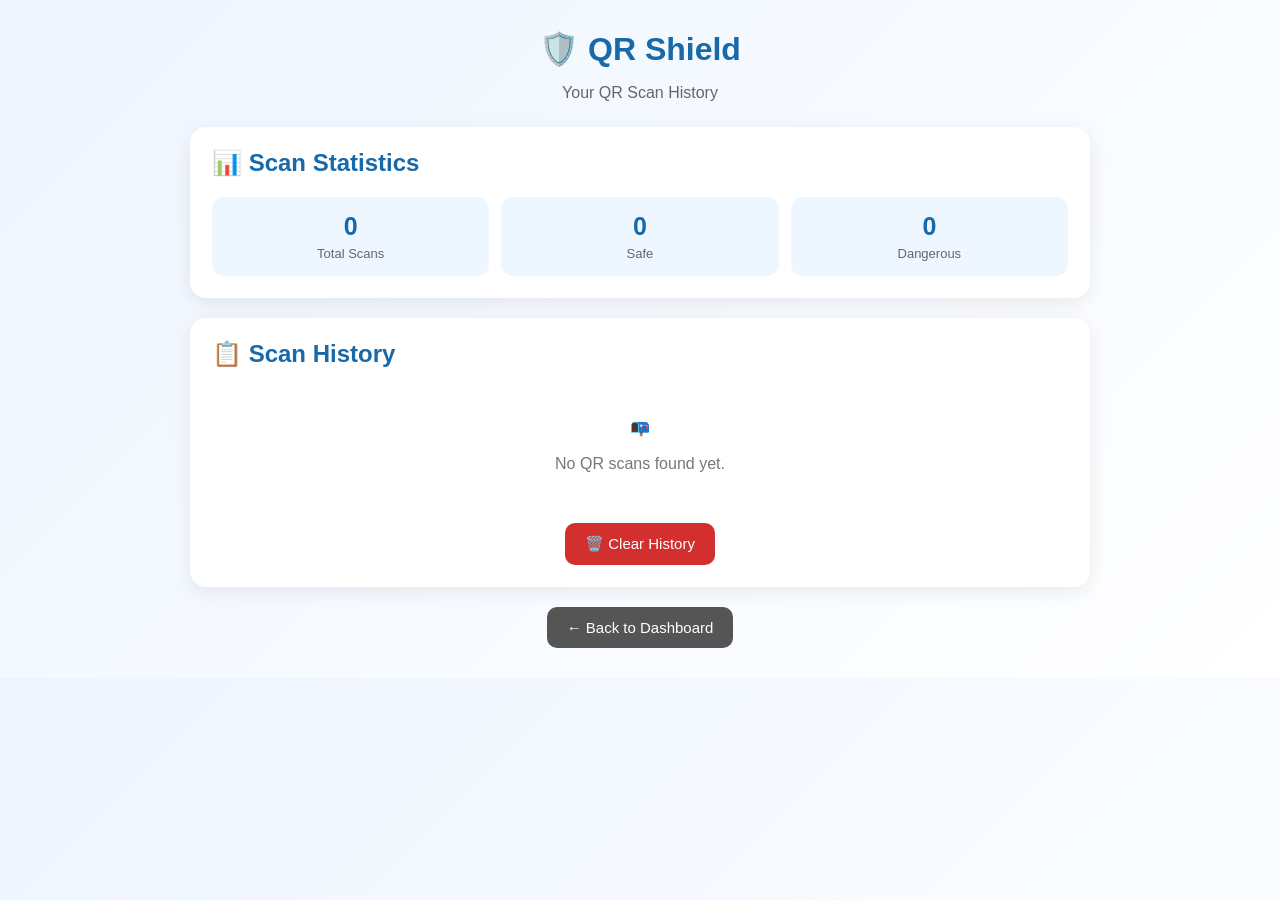
<file: history.html>
<!DOCTYPE html>
<html lang="en">

<head>

    <meta charset="UTF-8">

    <meta name="viewport"
          content="width=device-width, initial-scale=1.0">

    <title>QR Shield History</title>

    <style>

        * {
            box-sizing: border-box;
        }

        body {

            margin: 0;

            font-family: Arial, sans-serif;

            background:
                linear-gradient(
                    135deg,
                    #eef5ff,
                    #ffffff
                );

            color: #222;
        }

        .container {

            width: 92%;

            max-width: 900px;

            margin: 30px auto;
        }

        .top {

            text-align: center;

            margin-bottom: 25px;
        }

        .logo {

            font-size: 32px;

            font-weight: bold;

            color: #1769aa;
        }

        .subtitle {

            color: #666;
        }

        .card {

            background: white;

            padding: 22px;

            margin-bottom: 20px;

            border-radius: 16px;

            box-shadow:
                0 5px 20px
                rgba(0,0,0,0.08);
        }

        h2 {

            margin-top: 0;

            color: #1769aa;
        }

        .history-item {

            border: 1px solid #ddd;

            border-radius: 12px;

            padding: 15px;

            margin-bottom: 15px;

            background: #fafcff;
        }

        .history-header {

            display: flex;

            justify-content: space-between;

            align-items: center;

            gap: 10px;

            flex-wrap: wrap;

            margin-bottom: 10px;
        }

        .type {

            font-weight: bold;

            color: #1769aa;
        }

        .date {

            font-size: 13px;

            color: #777;
        }

        .score {

            font-size: 24px;

            font-weight: bold;

            margin: 8px 0;
        }

        .safe {

            color: green;
        }

        .suspicious {

            color: orange;
        }

        .dangerous {

            color: red;
        }

        .status {

            font-weight: bold;

            margin-bottom: 10px;
        }

        .content {

            background: #eef6ff;

            padding: 10px;

            border-radius: 8px;

            word-break: break-word;

            font-size: 14px;
        }

        .empty {

            text-align: center;

            padding: 30px;

            color: #777;
        }

        .buttons {

            display: flex;

            justify-content: center;

            gap: 12px;

            flex-wrap: wrap;

            margin-top: 20px;
        }

        button {

            border: none;

            padding: 12px 20px;

            border-radius: 10px;

            cursor: pointer;

            font-size: 15px;

            background: #1769aa;

            color: white;
        }

        button:hover {

            opacity: 0.9;
        }

        .clear-button {

            background: #d32f2f;
        }

        .back-button {

            background: #555;
        }

        .stats {

            display: grid;

            grid-template-columns:
                repeat(
                    3,
                    1fr
                );

            gap: 12px;

            margin-top: 15px;
        }

        .stat-box {

            background: #eef6ff;

            padding: 15px;

            border-radius: 12px;

            text-align: center;
        }

        .stat-number {

            font-size: 25px;

            font-weight: bold;

            color: #1769aa;
        }

        .stat-label {

            font-size: 13px;

            color: #666;

            margin-top: 5px;
        }

        @media (max-width: 600px) {

            .stats {

                grid-template-columns:
                    1fr;
            }

            .logo {

                font-size: 27px;
            }

        }

    </style>

</head>


<body>


<div class="container">


    <!-- HEADER -->

    <div class="top">

        <div class="logo">
            🛡️ QR Shield
        </div>

        <p
            class="subtitle"
            id="subtitle">

            Your QR Scan History

        </p>

    </div>


    <!-- STATISTICS -->

    <div class="card">

        <h2 id="statisticsTitle">
            📊 Scan Statistics
        </h2>


        <div class="stats">


            <div class="stat-box">

                <div
                    class="stat-number"
                    id="totalScans">

                    0

                </div>

                <div
                    class="stat-label"
                    id="totalLabel">

                    Total Scans

                </div>

            </div>


            <div class="stat-box">

                <div
                    class="stat-number safe"
                    id="safeScans">

                    0

                </div>

                <div
                    class="stat-label"
                    id="safeLabel">

                    Safe

                </div>

            </div>


            <div class="stat-box">

                <div
                    class="stat-number dangerous"
                    id="dangerScans">

                    0

                </div>

                <div
                    class="stat-label"
                    id="dangerLabel">

                    Dangerous

                </div>

            </div>


        </div>

    </div>


    <!-- HISTORY -->

    <div class="card">

        <h2 id="historyTitle">
            📋 Scan History
        </h2>


        <div id="historyList">

        </div>


        <div class="buttons">

            <button
                class="clear-button"
                onclick="clearHistory()"
                id="clearButton">

                🗑️ Clear History

            </button>

        </div>

    </div>


    <!-- BACK -->

    <div class="buttons">

        <button
            class="back-button"
            onclick="goBack()"
            id="backButton">

            ← Back to Dashboard

        </button>

    </div>


</div>


<script>


/* ==========================================
   LANGUAGE
========================================== */

const language =
    localStorage.getItem(
        "qrLanguage"
    ) || "en";


const translations = {


    en: {

        subtitle:
            "Your QR Scan History",

        statistics:
            "📊 Scan Statistics",

        total:
            "Total Scans",

        safe:
            "Safe",

        dangerous:
            "Dangerous",

        history:
            "📋 Scan History",

        clear:
            "🗑️ Clear History",

        back:
            "← Back to Dashboard",

        noHistory:
            "No QR scans found yet.",

        score:
            "Security Score",

        content:
            "QR Content:",

        confirm:
            "Are you sure you want to clear all scan history?",

        cleared:
            "Scan history cleared."

    },


    mr: {

        subtitle:
            "तुमचा QR Scan History",

        statistics:
            "📊 Scan Statistics",

        total:
            "एकूण Scans",

        safe:
            "सुरक्षित",

        dangerous:
            "धोकादायक",

        history:
            "📋 Scan History",

        clear:
            "🗑️ History Clear करा",

        back:
            "← Dashboard वर जा",

        noHistory:
            "अजून कोणतेही QR Scan केलेले नाहीत.",

        score:
            "Security Score",

        content:
            "QR Content:",

        confirm:
            "तुम्हाला पूर्ण Scan History Clear करायची आहे का?",

        cleared:
            "Scan History Clear झाली."

    },


    hi: {

        subtitle:
            "आपकी QR Scan History",

        statistics:
            "📊 Scan Statistics",

        total:
            "कुल Scans",

        safe:
            "सुरक्षित",

        dangerous:
            "खतरनाक",

        history:
            "📋 Scan History",

        clear:
            "🗑️ History Clear करें",

        back:
            "← Dashboard पर जाएं",

        noHistory:
            "अभी तक कोई QR Scan नहीं किया गया है।",

        score:
            "Security Score",

        content:
            "QR Content:",

        confirm:
            "क्या आप पूरी Scan History Clear करना चाहते हैं?",

        cleared:
            "Scan History Clear हो गई।"

    }

};


const t =
    translations[language]
    || translations.en;


/* ==========================================
   APPLY LANGUAGE
========================================== */

document.getElementById(
    "subtitle"
).textContent =
    t.subtitle;


document.getElementById(
    "statisticsTitle"
).textContent =
    t.statistics;


document.getElementById(
    "totalLabel"
).textContent =
    t.total;


document.getElementById(
    "safeLabel"
).textContent =
    t.safe;


document.getElementById(
    "dangerLabel"
).textContent =
    t.dangerous;


document.getElementById(
    "historyTitle"
).textContent =
    t.history;


document.getElementById(
    "clearButton"
).textContent =
    t.clear;


document.getElementById(
    "backButton"
).textContent =
    t.back;


/* ==========================================
   LOAD HISTORY
========================================== */

function loadHistory() {


    let history =
        JSON.parse(
            localStorage.getItem(
                "qrScanHistory"
            )
        ) || [];


    const historyList =
        document.getElementById(
            "historyList"
        );


    /* STATISTICS */

    document.getElementById(
        "totalScans"
    ).textContent =
        history.length;


    const safeCount =
        history.filter(
            scan =>
                scan.status === "SAFE"
        ).length;


    const dangerCount =
        history.filter(
            scan =>
                scan.status === "DANGEROUS"
        ).length;


    document.getElementById(
        "safeScans"
    ).textContent =
        safeCount;


    document.getElementById(
        "dangerScans"
    ).textContent =
        dangerCount;


    /* EMPTY */

    if (
        history.length === 0
    ) {

        historyList.innerHTML = `

            <div class="empty">

                📭

                <br><br>

                ${t.noHistory}

            </div>

        `;

        return;

    }


    /* CLEAR OLD HTML */

    historyList.innerHTML = "";


    /* SHOW EACH SCAN */

    history.forEach(
        scan => {


            let statusClass =
                "";


            let statusIcon =
                "";


            if (
                scan.status === "SAFE"
            ) {

                statusClass =
                    "safe";

                statusIcon =
                    "🟢";

            }

            else if (
                scan.status === "SUSPICIOUS"
            ) {

                statusClass =
                    "suspicious";

                statusIcon =
                    "🟠";

            }

            else {

                statusClass =
                    "dangerous";

                statusIcon =
                    "🔴";

            }


            const item =
                document.createElement(
                    "div"
                );


            item.className =
                "history-item";


            item.innerHTML = `

                <div class="history-header">

                    <div class="type">

                        ${escapeHTML(
                            scan.type
                        )}

                    </div>


                    <div class="date">

                        🕒
                        ${escapeHTML(
                            scan.date
                        )}

                    </div>

                </div>


                <div
                    class="score ${statusClass}">

                    ${escapeHTML(
                        String(
                            scan.score
                        )
                    )}%

                </div>


                <div
                    class="status ${statusClass}">

                    ${statusIcon}

                    ${escapeHTML(
                        scan.status
                    )}

                </div>


                <div>

                    <strong>
                        ${t.content}
                    </strong>

                </div>


                <div class="content">

                    ${escapeHTML(
                        scan.content
                    )}

                </div>

            `;


            historyList.appendChild(
                item
            );

        }
    );

}


/* ==========================================
   CLEAR HISTORY
========================================== */

function clearHistory() {


    const confirmed =
        confirm(
            t.confirm
        );


    if (!confirmed) {

        return;

    }


    localStorage.removeItem(
        "qrScanHistory"
    );


    loadHistory();


    alert(
        t.cleared
    );

}


/* ==========================================
   ESCAPE HTML
========================================== */

function escapeHTML(text) {

    return String(text)

        .replace(
            /&/g,
            "&amp;"
        )

        .replace(
            /</g,
            "&lt;"
        )

        .replace(
            />/g,
            "&gt;"
        )

        .replace(
            /"/g,
            "&quot;"
        )

        .replace(
            /'/g,
            "&#039;"
        );

}


/* ==========================================
   BACK
========================================== */

function goBack() {

    window.location.href =
        "dashboard.html";

}


/* ==========================================
   START
========================================== */

loadHistory();


</script>


</body>

</html>
</file>
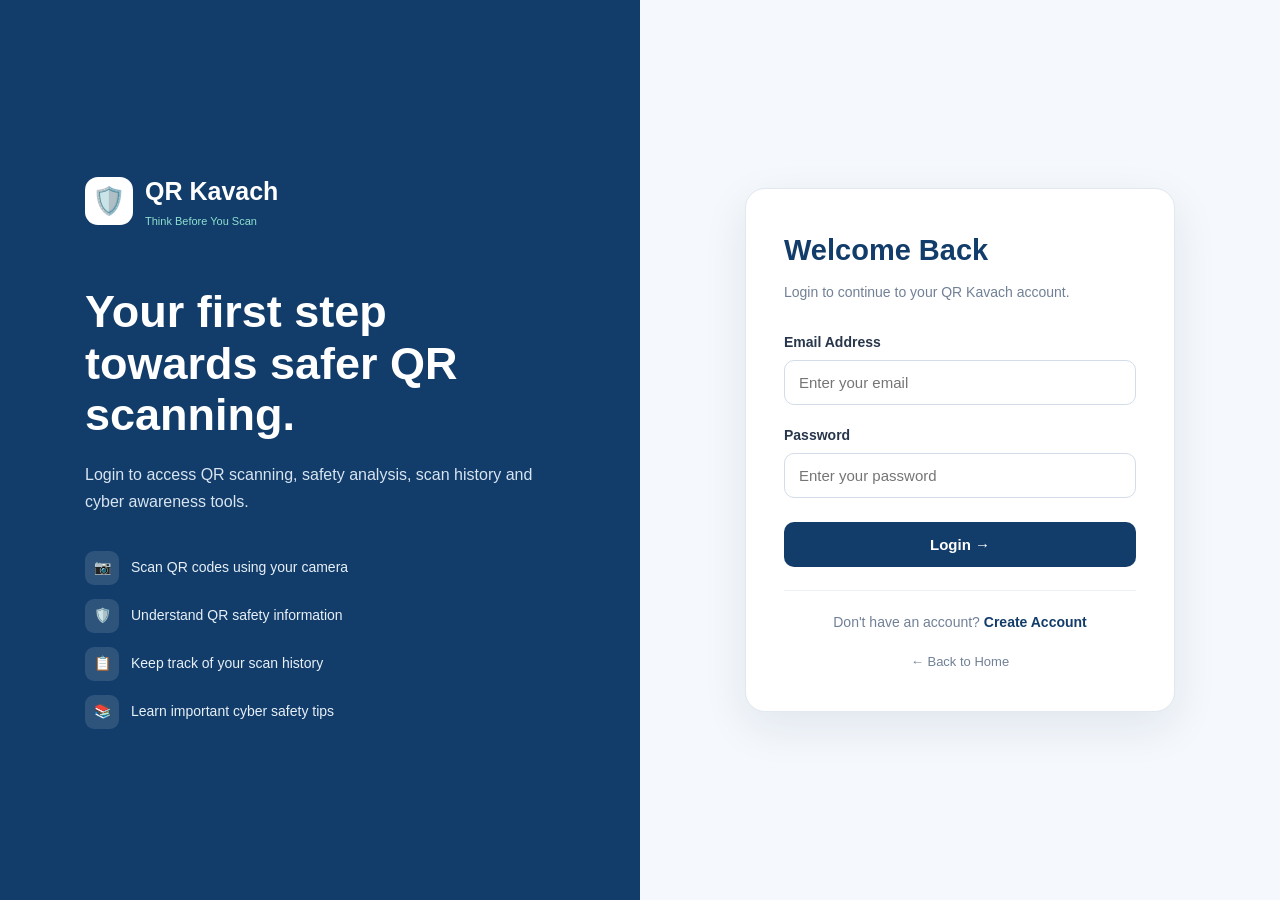
<file: login.html>
<!DOCTYPE html>
<html lang="en">

<head>
    <meta charset="UTF-8">
    <meta name="viewport" content="width=device-width, initial-scale=1.0">

    <title>QR Kavach | Login</title>

    <link rel="stylesheet" href="style.css">

    <style>
        body {
            margin: 0;
            min-height: 100vh;
            background: #f5f8fc;
            font-family: Arial, Helvetica, sans-serif;
            color: #172b4d;
        }

        .login-page {
            min-height: 100vh;
            display: grid;
            grid-template-columns: 1fr 1fr;
        }

        /* LEFT SIDE */

        .login-left {
            background: #123c69;
            color: white;
            padding: 55px;
            display: flex;
            align-items: center;
            justify-content: center;
        }

        .login-left-content {
            max-width: 470px;
        }

        .login-brand {
            display: flex;
            align-items: center;
            gap: 12px;
            margin-bottom: 55px;
        }

        .login-brand-icon {
            width: 48px;
            height: 48px;
            background: white;
            color: #123c69;
            border-radius: 13px;
            display: flex;
            align-items: center;
            justify-content: center;
            font-size: 27px;
        }

        .login-brand-name {
            font-size: 25px;
            font-weight: 800;
        }

        .login-brand-tagline {
            color: #8de0d0;
            font-size: 11px;
            margin-top: 2px;
        }

        .login-left h1 {
            font-size: 45px;
            line-height: 1.15;
            margin: 0 0 20px;
        }

        .login-left h1 span {
            color: #65d6c2;
        }

        .login-left-description {
            color: #d8e5f1;
            font-size: 16px;
            line-height: 1.7;
            margin-bottom: 35px;
        }

        .login-benefits {
            display: grid;
            gap: 14px;
        }

        .login-benefit {
            display: flex;
            align-items: center;
            gap: 12px;
            color: #e7f0f7;
            font-size: 14px;
        }

        .benefit-icon {
            width: 34px;
            height: 34px;
            background: rgba(255, 255, 255, 0.12);
            border-radius: 9px;
            display: flex;
            align-items: center;
            justify-content: center;
        }

        /* RIGHT SIDE */

        .login-right {
            display: flex;
            align-items: center;
            justify-content: center;
            padding: 30px;
        }

        .login-card {
            width: 100%;
            max-width: 430px;
            background: white;
            border: 1px solid #e2e8f0;
            border-radius: 20px;
            padding: 38px;
            box-sizing: border-box;
            box-shadow: 0 15px 45px rgba(18, 60, 105, 0.09);
        }

        .mobile-brand {
            display: none;
        }

        .login-card-header {
            margin-bottom: 28px;
        }

        .login-card-header h2 {
            margin: 0 0 8px;
            color: #123c69;
            font-size: 29px;
        }

        .login-card-header p {
            margin: 0;
            color: #718096;
            font-size: 14px;
            line-height: 1.5;
        }

        .form-group {
            margin-bottom: 19px;
        }

        .form-group label {
            display: block;
            margin-bottom: 7px;
            color: #27364a;
            font-size: 14px;
            font-weight: 700;
        }

        .form-group input {
            width: 100%;
            box-sizing: border-box;
            padding: 13px 14px;
            border: 1px solid #d3dce8;
            border-radius: 10px;
            outline: none;
            font-size: 15px;
            color: #172b4d;
            background: #fff;
        }

        .form-group input:focus {
            border-color: #16a085;
            box-shadow: 0 0 0 3px rgba(22, 160, 133, 0.12);
        }

        .login-submit {
            width: 100%;
            border: none;
            padding: 14px;
            border-radius: 10px;
            background: #123c69;
            color: white;
            font-size: 15px;
            font-weight: 700;
            cursor: pointer;
            margin-top: 5px;
            transition: 0.2s;
        }

        .login-submit:hover {
            background: #0d2f52;
            transform: translateY(-1px);
        }

        .error-message {
            display: none;
            margin-top: 15px;
            padding: 11px 13px;
            border-radius: 9px;
            background: #fff1f1;
            border: 1px solid #ffd5d5;
            color: #c0392b;
            font-size: 13px;
            text-align: center;
        }

        .signup-area {
            text-align: center;
            margin-top: 23px;
            padding-top: 20px;
            border-top: 1px solid #edf1f5;
            color: #718096;
            font-size: 14px;
        }

        .signup-area a {
            color: #123c69;
            font-weight: 700;
            text-decoration: none;
        }

        .signup-area a:hover {
            color: #16a085;
        }

        .back-home {
            display: block;
            text-align: center;
            margin-top: 18px;
            color: #718096;
            text-decoration: none;
            font-size: 13px;
        }

        .back-home:hover {
            color: #123c69;
        }

        /* MOBILE */

        @media (max-width: 800px) {

            .login-page {
                grid-template-columns: 1fr;
            }

            .login-left {
                display: none;
            }

            .mobile-brand {
                display: block;
                text-align: center;
                margin-bottom: 25px;
            }

            .mobile-brand-icon {
                width: 55px;
                height: 55px;
                margin: auto;
                background: #123c69;
                color: white;
                border-radius: 15px;
                display: flex;
                align-items: center;
                justify-content: center;
                font-size: 30px;
            }

            .mobile-brand-name {
                color: #123c69;
                font-size: 25px;
                font-weight: 800;
                margin-top: 10px;
            }

            .mobile-brand-tagline {
                color: #16a085;
                font-size: 12px;
                font-weight: 600;
            }

            .login-right {
                min-height: 100vh;
                padding: 25px 18px;
                box-sizing: border-box;
            }

            .login-card {
                padding: 28px 22px;
            }
        }
    </style>
</head>

<body>

    <div class="login-page">

        <!-- LEFT -->

        <section class="login-left">

            <div class="login-left-content">

                <div class="login-brand">

                    <div class="login-brand-icon">
                        🛡️
                    </div>

                    <div>
                        <div class="login-brand-name">
                            QR Kavach
                        </div>

                        <div class="login-brand-tagline">
                            Think Before You Scan
                        </div>
                    </div>

                </div>


                <h1 id="leftTitle">
                    Your first step towards
                    <span>safer QR scanning.</span>
                </h1>


                <p
                    class="login-left-description"
                    id="leftDescription">

                    Login to access QR scanning,
                    safety analysis, scan history and
                    cyber awareness tools.

                </p>


                <div class="login-benefits">

                    <div class="login-benefit">

                        <div class="benefit-icon">
                            📷
                        </div>

                        <span id="benefit1">
                            Scan QR codes using your camera
                        </span>

                    </div>


                    <div class="login-benefit">

                        <div class="benefit-icon">
                            🛡️
                        </div>

                        <span id="benefit2">
                            Understand QR safety information
                        </span>

                    </div>


                    <div class="login-benefit">

                        <div class="benefit-icon">
                            📋
                        </div>

                        <span id="benefit3">
                            Keep track of your scan history
                        </span>

                    </div>


                    <div class="login-benefit">

                        <div class="benefit-icon">
                            📚
                        </div>

                        <span id="benefit4">
                            Learn important cyber safety tips
                        </span>

                    </div>

                </div>

            </div>

        </section>


        <!-- RIGHT -->

        <section class="login-right">

            <div class="login-card">


                <!-- MOBILE BRAND -->

                <div class="mobile-brand">

                    <div class="mobile-brand-icon">
                        🛡️
                    </div>

                    <div class="mobile-brand-name">
                        QR Kavach
                    </div>

                    <div class="mobile-brand-tagline">
                        Think Before You Scan
                    </div>

                </div>


                <!-- LOGIN HEADER -->

                <div class="login-card-header">

                    <h2 id="loginTitle">
                        Welcome Back
                    </h2>

                    <p id="loginSubtitle">
                        Login to continue to your QR Kavach account.
                    </p>

                </div>


                <!-- EMAIL -->

                <div class="form-group">

                    <label
                        for="email"
                        id="emailLabel">

                        Email Address

                    </label>

                    <input
                        type="email"
                        id="email"
                        placeholder="Enter your email"
                        autocomplete="email">

                </div>


                <!-- PASSWORD -->

                <div class="form-group">

                    <label
                        for="password"
                        id="passwordLabel">

                        Password

                    </label>

                    <input
                        type="password"
                        id="password"
                        placeholder="Enter your password"
                        autocomplete="current-password">

                </div>


                <!-- LOGIN -->

                <button
                    type="button"
                    class="login-submit"
                    id="loginButton">

                    Login →

                </button>


                <!-- ERROR -->

                <div
                    class="error-message"
                    id="errorMessage">
                </div>


                <!-- SIGNUP -->

                <div class="signup-area">

                    <span id="signupBefore">
                        Don't have an account?
                    </span>

                    <a
                        href="signup.html"
                        id="signupLink">

                        Create Account

                    </a>

                </div>


                <!-- BACK -->

                <a
                    href="index.html"
                    class="back-home"
                    id="backHome">

                    ← Back to Home

                </a>

            </div>

        </section>

    </div>


    <script>

        /* ================================
           LANGUAGE
        ================================= */

        let language =
            localStorage.getItem("qrLanguage") || "en";


        const translations = {

            en: {

                leftTitle:
                    "Your first step towards safer QR scanning.",

                leftDescription:
                    "Login to access QR scanning, safety analysis, scan history and cyber awareness tools.",

                benefit1:
                    "Scan QR codes using your camera",

                benefit2:
                    "Understand QR safety information",

                benefit3:
                    "Keep track of your scan history",

                benefit4:
                    "Learn important cyber safety tips",

                title:
                    "Welcome Back",

                subtitle:
                    "Login to continue to your QR Kavach account.",

                email:
                    "Email Address",

                emailPlaceholder:
                    "Enter your email",

                password:
                    "Password",

                passwordPlaceholder:
                    "Enter your password",

                login:
                    "Login →",

                error:
                    "Invalid email or password.",

                signupBefore:
                    "Don't have an account? ",

                signup:
                    "Create Account",

                back:
                    "← Back to Home"

            },


            mr: {

                leftTitle:
                    "अधिक सुरक्षित QR स्कॅनिंगकडे तुमचे पहिले पाऊल.",

                leftDescription:
                    "QR स्कॅनिंग, सुरक्षा विश्लेषण, स्कॅन हिस्ट्री आणि सायबर जागरूकता साधनांचा वापर करण्यासाठी लॉगिन करा.",

                benefit1:
                    "कॅमेऱ्याचा वापर करून QR स्कॅन करा",

                benefit2:
                    "QR सुरक्षा माहिती समजून घ्या",

                benefit3:
                    "तुमची स्कॅन हिस्ट्री जतन करा",

                benefit4:
                    "महत्त्वाच्या सायबर सुरक्षा टिप्स शिका",

                title:
                    "पुन्हा स्वागत आहे",

                subtitle:
                    "तुमच्या QR Kavach अकाउंटमध्ये पुढे जाण्यासाठी लॉगिन करा.",

                email:
                    "ईमेल पत्ता",

                emailPlaceholder:
                    "तुमचा ईमेल टाका",

                password:
                    "पासवर्ड",

                passwordPlaceholder:
                    "तुमचा पासवर्ड टाका",

                login:
                    "लॉगिन →",

                error:
                    "ईमेल किंवा पासवर्ड चुकीचा आहे.",

                signupBefore:
                    "अकाउंट नाही? ",

                signup:
                    "अकाउंट तयार करा",

                back:
                    "← होमवर परत जा"

            },


            hi: {

                leftTitle:
                    "सुरक्षित QR स्कैनिंग की ओर आपका पहला कदम।",

                leftDescription:
                    "QR स्कैनिंग, सुरक्षा विश्लेषण, स्कैन हिस्ट्री और साइबर जागरूकता सुविधाओं का उपयोग करने के लिए लॉगिन करें।",

                benefit1:
                    "कैमरे का उपयोग करके QR स्कैन करें",

                benefit2:
                    "QR सुरक्षा जानकारी समझें",

                benefit3:
                    "अपनी स्कैन हिस्ट्री देखें",

                benefit4:
                    "महत्वपूर्ण साइबर सुरक्षा टिप्स सीखें",

                title:
                    "वापसी पर स्वागत है",

                subtitle:
                    "अपने QR Kavach अकाउंट में आगे बढ़ने के लिए लॉगिन करें।",

                email:
                    "ईमेल पता",

                emailPlaceholder:
                    "अपना ईमेल दर्ज करें",

                password:
                    "पासवर्ड",

                passwordPlaceholder:
                    "अपना पासवर्ड दर्ज करें",

                login:
                    "लॉगिन →",

                error:
                    "ईमेल या पासवर्ड गलत है।",

                signupBefore:
                    "अकाउंट नहीं है? ",

                signup:
                    "अकाउंट बनाएँ",

                back:
                    "← होम पर वापस जाएँ"

            }

        };


        /* ================================
           APPLY LANGUAGE
        ================================= */

        function applyLanguage() {

            const t =
                translations[language];


            document.getElementById(
                "leftTitle"
            ).innerText = t.leftTitle;


            document.getElementById(
                "leftDescription"
            ).innerText = t.leftDescription;


            document.getElementById(
                "benefit1"
            ).innerText = t.benefit1;


            document.getElementById(
                "benefit2"
            ).innerText = t.benefit2;


            document.getElementById(
                "benefit3"
            ).innerText = t.benefit3;


            document.getElementById(
                "benefit4"
            ).innerText = t.benefit4;


            document.getElementById(
                "loginTitle"
            ).innerText = t.title;


            document.getElementById(
                "loginSubtitle"
            ).innerText = t.subtitle;


            document.getElementById(
                "emailLabel"
            ).innerText = t.email;


            document.getElementById(
                "email"
            ).placeholder =
                t.emailPlaceholder;


            document.getElementById(
                "passwordLabel"
            ).innerText = t.password;


            document.getElementById(
                "password"
            ).placeholder =
                t.passwordPlaceholder;


            document.getElementById(
                "loginButton"
            ).innerText = t.login;


            document.getElementById(
                "signupBefore"
            ).innerText = t.signupBefore;


            document.getElementById(
                "signupLink"
            ).innerText = t.signup;


            document.getElementById(
                "backHome"
            ).innerText = t.back;

        }


        /* ================================
           LOGIN FUNCTION
        ================================= */

        document.getElementById(
            "loginButton"
        ).addEventListener(
            "click",
            function () {

                const email =
                    document.getElementById(
                        "email"
                    ).value.trim();


                const password =
                    document.getElementById(
                        "password"
                    ).value;


                const savedEmail =
                    localStorage.getItem(
                        "qrEmail"
                    );


                const savedPassword =
                    localStorage.getItem(
                        "qrPassword"
                    );


                const error =
                    document.getElementById(
                        "errorMessage"
                    );


                if (
                    email !== "" &&
                    password !== "" &&
                    email === savedEmail &&
                    password === savedPassword
                ) {

                    localStorage.setItem(
                        "qrLoggedIn",
                        "true"
                    );


                    window.location.href =
                        "dashboard.html";

                } else {

                    error.innerText =
                        translations[language].error;

                    error.style.display =
                        "block";

                }

            }
        );


        /* ================================
           ENTER KEY LOGIN
        ================================= */

        document.addEventListener(
            "keydown",
            function (event) {

                if (
                    event.key === "Enter"
                ) {

                    document.getElementById(
                        "loginButton"
                    ).click();

                }

            }
        );


        /* ================================
           START
        ================================= */

        applyLanguage();

    </script>

</body>

</html>
</file>
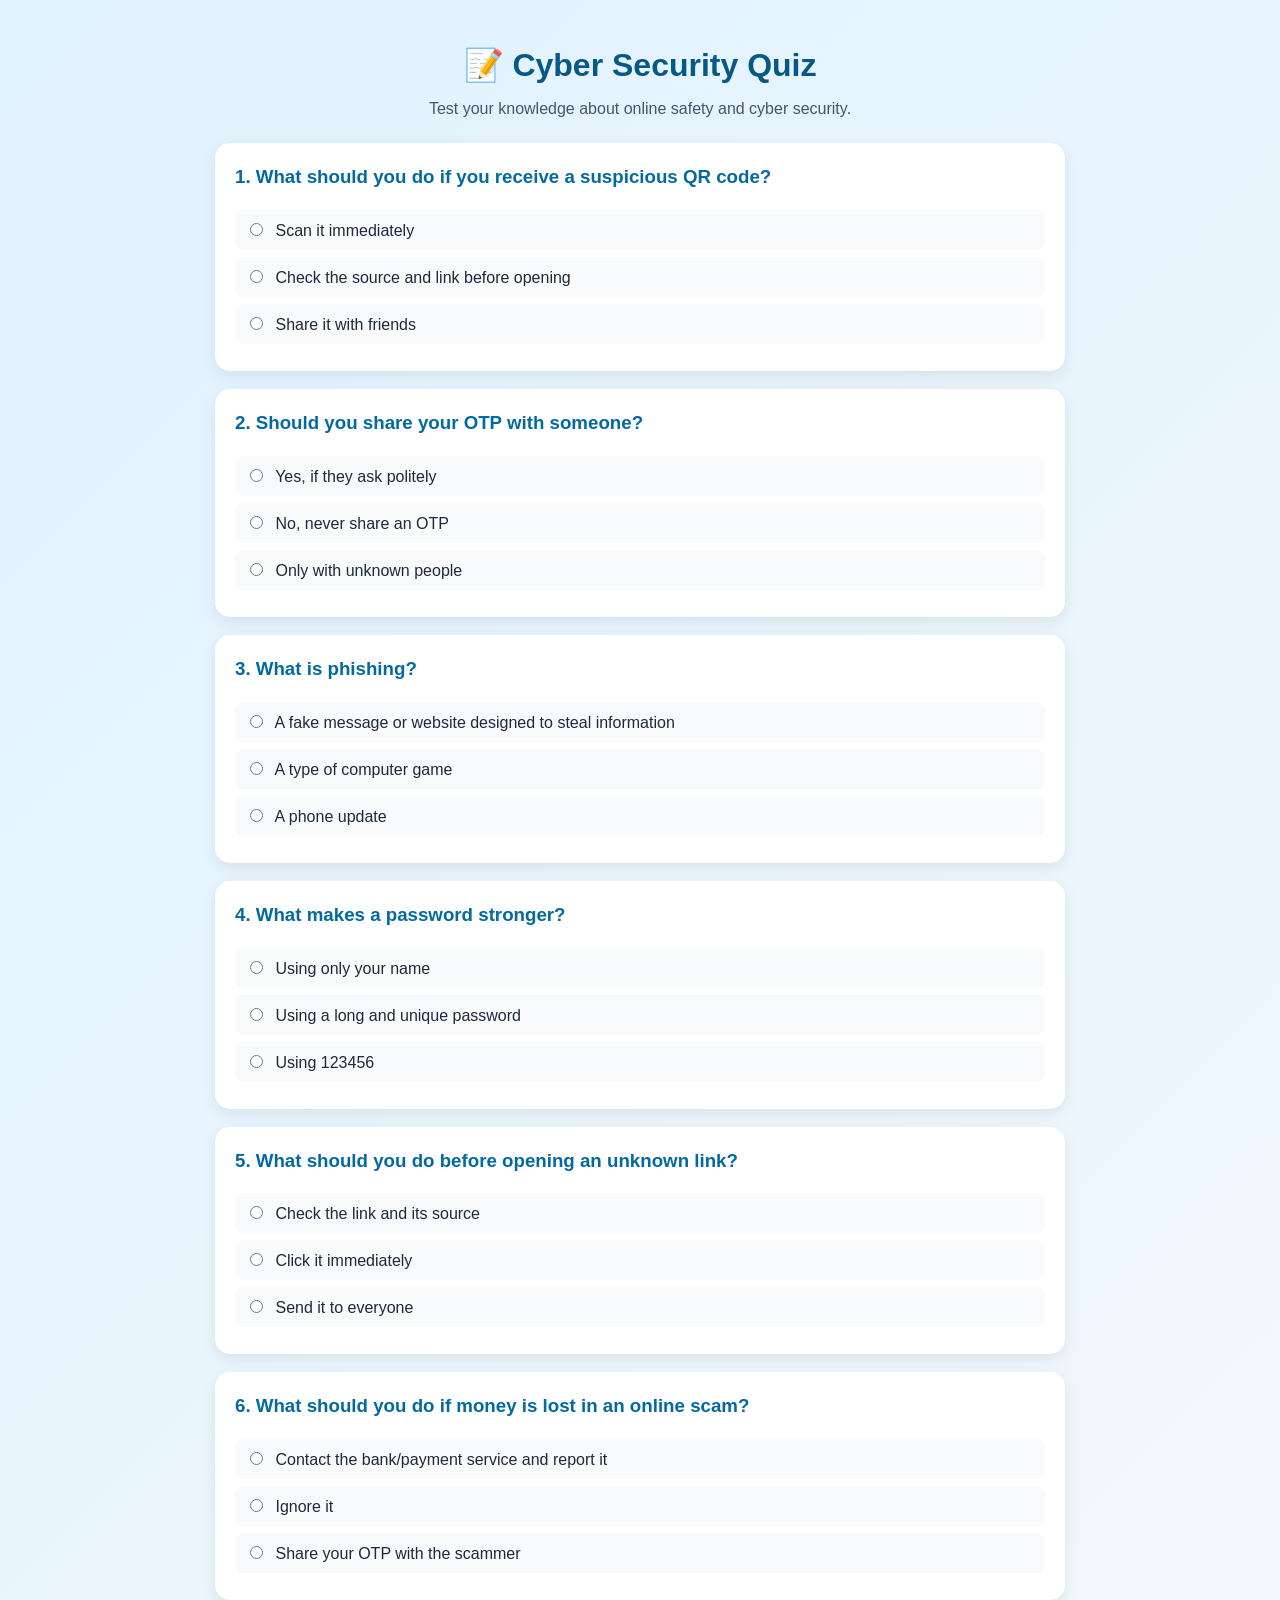
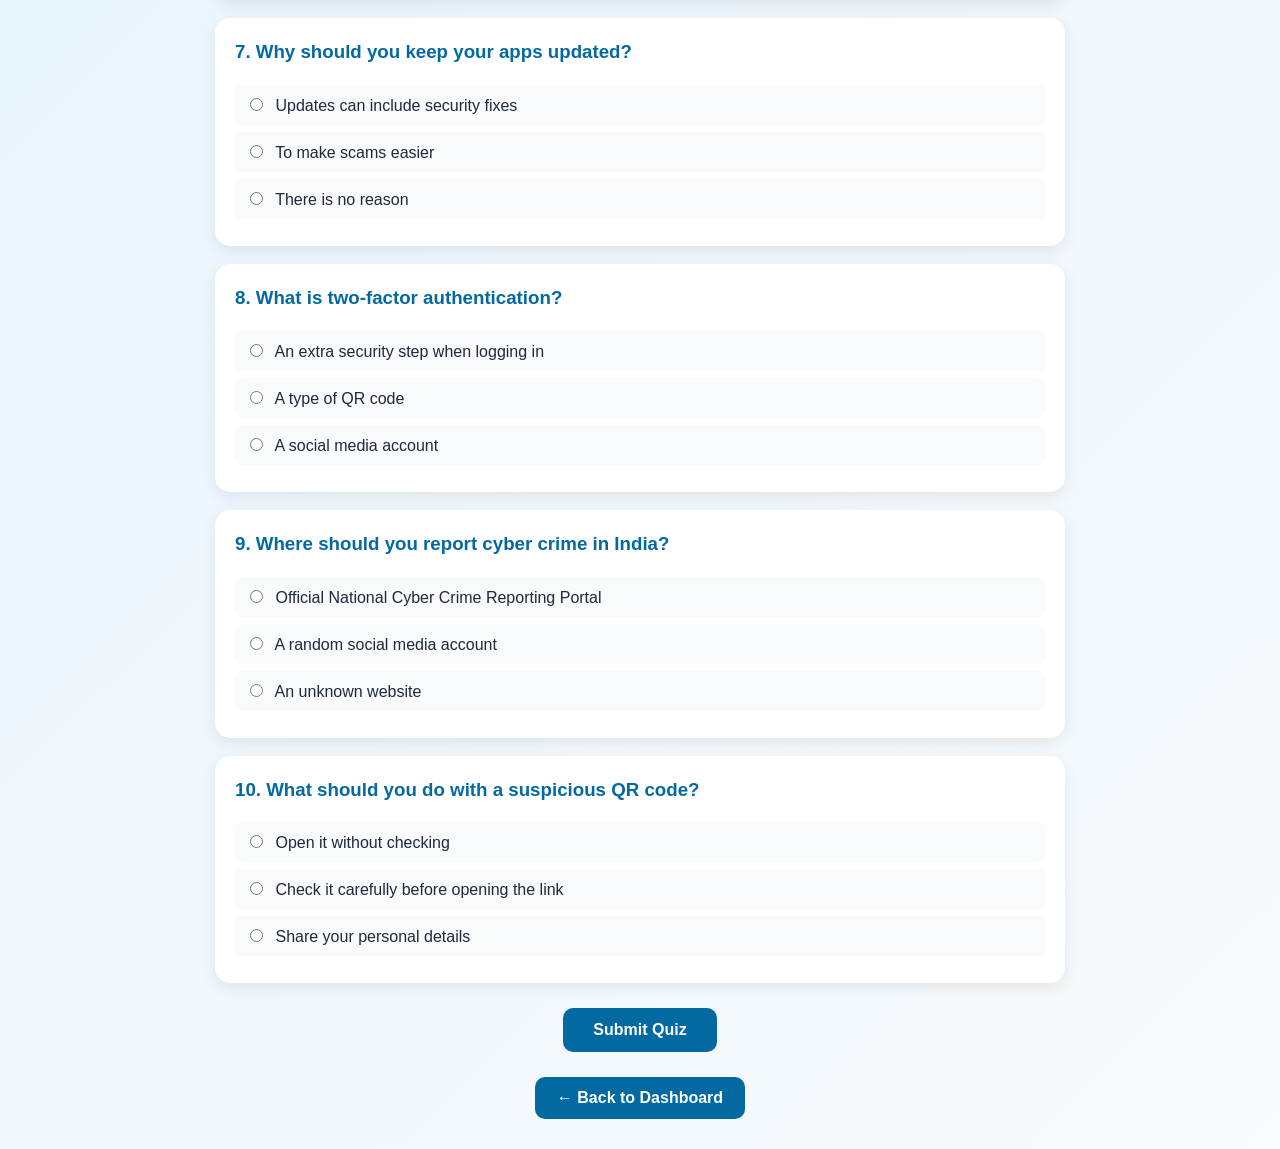
<file: quiz.html>
<!DOCTYPE html>
<html lang="en">
<head>
    <meta charset="UTF-8">
    <meta name="viewport" content="width=device-width, initial-scale=1.0">

    <title>Cyber Security Quiz - QR Shield</title>

    <style>
        * {
            box-sizing: border-box;
        }

        body {
            margin: 0;
            font-family: Arial, sans-serif;
            background: linear-gradient(135deg, #e0f2fe, #f8fafc);
            color: #1e293b;
        }

        .container {
            max-width: 900px;
            margin: auto;
            padding: 25px;
        }

        .header {
            text-align: center;
            margin-bottom: 25px;
        }

        .header h1 {
            color: #075985;
            margin-bottom: 10px;
        }

        .header p {
            color: #475569;
        }

        .question {
            background: white;
            padding: 20px;
            margin: 18px 0;
            border-radius: 15px;
            box-shadow: 0 5px 15px rgba(0,0,0,0.08);
        }

        .question h3 {
            margin-top: 0;
            color: #0369a1;
            line-height: 1.5;
        }

        label {
            display: block;
            padding: 10px;
            margin: 7px 0;
            background: #f8fafc;
            border-radius: 8px;
            cursor: pointer;
        }

        label:hover {
            background: #e0f2fe;
        }

        input[type="radio"] {
            margin-right: 8px;
        }

        #submitButton {
            display: block;
            margin: 25px auto;
            padding: 13px 30px;
            border: none;
            border-radius: 10px;
            background: #0369a1;
            color: white;
            font-size: 16px;
            font-weight: bold;
            cursor: pointer;
        }

        #submitButton:hover {
            background: #075985;
        }

        #result {
            display: none;
            text-align: center;
            background: white;
            padding: 25px;
            margin-top: 25px;
            border-radius: 15px;
            box-shadow: 0 5px 15px rgba(0,0,0,0.08);
        }

        #score {
            font-size: 28px;
            font-weight: bold;
            color: #0369a1;
        }

        #message {
            font-size: 18px;
            margin-top: 10px;
        }

        .back-button {
            display: block;
            width: fit-content;
            margin: 25px auto 5px;
            padding: 12px 22px;
            background: #0369a1;
            color: white;
            text-decoration: none;
            border-radius: 10px;
            font-weight: bold;
        }

        .back-button:hover {
            background: #075985;
        }
    </style>
</head>

<body>

<div class="container">

    <div class="header">

        <h1 id="title">📝 Cyber Security Quiz</h1>

        <p id="subtitle">
            Test your knowledge about online safety and cyber security.
        </p>

    </div>


    <!-- Question 1 -->
    <div class="question">

        <h3 id="q1">
            1. What should you do if you receive a suspicious QR code?
        </h3>

        <label>
            <input type="radio" name="q1" value="wrong">
            <span id="q1a">Scan it immediately</span>
        </label>

        <label>
            <input type="radio" name="q1" value="correct">
            <span id="q1b">Check the source and link before opening</span>
        </label>

        <label>
            <input type="radio" name="q1" value="wrong">
            <span id="q1c">Share it with friends</span>
        </label>

    </div>


    <!-- Question 2 -->
    <div class="question">

        <h3 id="q2">
            2. Should you share your OTP with someone?
        </h3>

        <label>
            <input type="radio" name="q2" value="wrong">
            <span id="q2a">Yes, if they ask politely</span>
        </label>

        <label>
            <input type="radio" name="q2" value="correct">
            <span id="q2b">No, never share an OTP</span>
        </label>

        <label>
            <input type="radio" name="q2" value="wrong">
            <span id="q2c">Only with unknown people</span>
        </label>

    </div>


    <!-- Question 3 -->
    <div class="question">

        <h3 id="q3">
            3. What is phishing?
        </h3>

        <label>
            <input type="radio" name="q3" value="correct">
            <span id="q3a">A fake message or website designed to steal information</span>
        </label>

        <label>
            <input type="radio" name="q3" value="wrong">
            <span id="q3b">A type of computer game</span>
        </label>

        <label>
            <input type="radio" name="q3" value="wrong">
            <span id="q3c">A phone update</span>
        </label>

    </div>


    <!-- Question 4 -->
    <div class="question">

        <h3 id="q4">
            4. What makes a password stronger?
        </h3>

        <label>
            <input type="radio" name="q4" value="wrong">
            <span id="q4a">Using only your name</span>
        </label>

        <label>
            <input type="radio" name="q4" value="correct">
            <span id="q4b">Using a long and unique password</span>
        </label>

        <label>
            <input type="radio" name="q4" value="wrong">
            <span id="q4c">Using 123456</span>
        </label>

    </div>


    <!-- Question 5 -->
    <div class="question">

        <h3 id="q5">
            5. What should you do before opening an unknown link?
        </h3>

        <label>
            <input type="radio" name="q5" value="correct">
            <span id="q5a">Check the link and its source</span>
        </label>

        <label>
            <input type="radio" name="q5" value="wrong">
            <span id="q5b">Click it immediately</span>
        </label>

        <label>
            <input type="radio" name="q5" value="wrong">
            <span id="q5c">Send it to everyone</span>
        </label>

    </div>


    <!-- Question 6 -->
    <div class="question">

        <h3 id="q6">
            6. What should you do if money is lost in an online scam?
        </h3>

        <label>
            <input type="radio" name="q6" value="correct">
            <span id="q6a">Contact the bank/payment service and report it</span>
        </label>

        <label>
            <input type="radio" name="q6" value="wrong">
            <span id="q6b">Ignore it</span>
        </label>

        <label>
            <input type="radio" name="q6" value="wrong">
            <span id="q6c">Share your OTP with the scammer</span>
        </label>

    </div>


    <!-- Question 7 -->
    <div class="question">

        <h3 id="q7">
            7. Why should you keep your apps updated?
        </h3>

        <label>
            <input type="radio" name="q7" value="correct">
            <span id="q7a">Updates can include security fixes</span>
        </label>

        <label>
            <input type="radio" name="q7" value="wrong">
            <span id="q7b">To make scams easier</span>
        </label>

        <label>
            <input type="radio" name="q7" value="wrong">
            <span id="q7c">There is no reason</span>
        </label>

    </div>


    <!-- Question 8 -->
    <div class="question">

        <h3 id="q8">
            8. What is two-factor authentication?
        </h3>

        <label>
            <input type="radio" name="q8" value="correct">
            <span id="q8a">An extra security step when logging in</span>
        </label>

        <label>
            <input type="radio" name="q8" value="wrong">
            <span id="q8b">A type of QR code</span>
        </label>

        <label>
            <input type="radio" name="q8" value="wrong">
            <span id="q8c">A social media account</span>
        </label>

    </div>


    <!-- Question 9 -->
    <div class="question">

        <h3 id="q9">
            9. Where should you report cyber crime in India?
        </h3>

        <label>
            <input type="radio" name="q9" value="correct">
            <span id="q9a">Official National Cyber Crime Reporting Portal</span>
        </label>

        <label>
            <input type="radio" name="q9" value="wrong">
            <span id="q9b">A random social media account</span>
        </label>

        <label>
            <input type="radio" name="q9" value="wrong">
            <span id="q9c">An unknown website</span>
        </label>

    </div>


    <!-- Question 10 -->
    <div class="question">

        <h3 id="q10">
            10. What should you do with a suspicious QR code?
        </h3>

        <label>
            <input type="radio" name="q10" value="wrong">
            <span id="q10a">Open it without checking</span>
        </label>

        <label>
            <input type="radio" name="q10" value="correct">
            <span id="q10b">Check it carefully before opening the link</span>
        </label>

        <label>
            <input type="radio" name="q10" value="wrong">
            <span id="q10c">Share your personal details</span>
        </label>

    </div>


    <button id="submitButton" onclick="calculateScore()">
        Submit Quiz
    </button>


    <div id="result">

        <h2 id="resultTitle">
            🎉 Quiz Result
        </h2>

        <div id="score"></div>

        <p id="message"></p>

    </div>


    <a href="dashboard.html" class="back-button" id="backButton">
        ← Back to Dashboard
    </a>

</div>


<script>

    // Get language selected on the starting page
    const language = localStorage.getItem("qrLanguage") || "en";


    const translations = {

        en: {

            title: "📝 Cyber Security Quiz",

            subtitle:
                "Test your knowledge about online safety and cyber security.",

            q1:
                "1. What should you do if you receive a suspicious QR code?",

            q1a:
                "Scan it immediately",

            q1b:
                "Check the source and link before opening",

            q1c:
                "Share it with friends",


            q2:
                "2. Should you share your OTP with someone?",

            q2a:
                "Yes, if they ask politely",

            q2b:
                "No, never share an OTP",

            q2c:
                "Only with unknown people",


            q3:
                "3. What is phishing?",

            q3a:
                "A fake message or website designed to steal information",

            q3b:
                "A type of computer game",

            q3c:
                "A phone update",


            q4:
                "4. What makes a password stronger?",

            q4a:
                "Using only your name",

            q4b:
                "Using a long and unique password",

            q4c:
                "Using 123456",


            q5:
                "5. What should you do before opening an unknown link?",

            q5a:
                "Check the link and its source",

            q5b:
                "Click it immediately",

            q5c:
                "Send it to everyone",


            q6:
                "6. What should you do if money is lost in an online scam?",

            q6a:
                "Contact the bank/payment service and report it",

            q6b:
                "Ignore it",

            q6c:
                "Share your OTP with the scammer",


            q7:
                "7. Why should you keep your apps updated?",

            q7a:
                "Updates can include security fixes",

            q7b:
                "To make scams easier",

            q7c:
                "There is no reason",


            q8:
                "8. What is two-factor authentication?",

            q8a:
                "An extra security step when logging in",

            q8b:
                "A type of QR code",

            q8c:
                "A social media account",


            q9:
                "9. Where should you report cyber crime in India?",

            q9a:
                "Official National Cyber Crime Reporting Portal",

            q9b:
                "A random social media account",

            q9c:
                "An unknown website",


            q10:
                "10. What should you do with a suspicious QR code?",

            q10a:
                "Open it without checking",

            q10b:
                "Check it carefully before opening the link",

            q10c:
                "Share your personal details",


            submitButton:
                "Submit Quiz",

            resultTitle:
                "🎉 Quiz Result",

            scoreText:
                "Your Score: ",

            messageExcellent:
                "Excellent! You have good cyber safety awareness.",

            messageGood:
                "Good job! Keep learning about cyber safety.",

            messageImprove:
                "Keep learning and follow basic cyber safety rules.",

            backButton:
                "← Back to Dashboard"
        },


        mr: {

            title:
                "📝 सायबर सुरक्षा क्विझ",

            subtitle:
                "ऑनलाइन सुरक्षितता आणि सायबर सुरक्षेबद्दल तुमचे ज्ञान तपासा.",

            q1:
                "1. तुम्हाला संशयास्पद QR कोड मिळाल्यास काय करावे?",

            q1a:
                "तो लगेच स्कॅन करावा",

            q1b:
                "तो उघडण्यापूर्वी त्याचा स्रोत आणि लिंक तपासावी",

            q1c:
                "तो मित्रांसोबत शेअर करावा",


            q2:
                "2. तुमचा OTP कोणासोबत शेअर करावा का?",

            q2a:
                "हो, जर त्यांनी विनंती केली तर",

            q2b:
                "नाही, OTP कधीही शेअर करू नये",

            q2c:
                "फक्त अनोळखी व्यक्तीसोबत",


            q3:
                "3. Phishing म्हणजे काय?",

            q3a:
                "माहिती चोरण्यासाठी तयार केलेला खोटा मेसेज किंवा वेबसाइट",

            q3b:
                "एक प्रकारचा Computer Game",

            q3c:
                "फोन अपडेट",


            q4:
                "4. पासवर्ड अधिक मजबूत कशामुळे होतो?",

            q4a:
                "फक्त तुमचे नाव वापरल्याने",

            q4b:
                "लांब आणि वेगळा पासवर्ड वापरल्याने",

            q4c:
                "123456 वापरल्याने",


            q5:
                "5. अनोळखी लिंक उघडण्यापूर्वी काय करावे?",

            q5a:
                "लिंक आणि तिचा स्रोत तपासावा",

            q5b:
                "लगेच क्लिक करावे",

            q5c:
                "सर्वांना पाठवावी",


            q6:
                "6. ऑनलाइन फसवणुकीत पैसे गेल्यास काय करावे?",

            q6a:
                "बँक/पेमेंट सेवेशी संपर्क करून तक्रार करावी",

            q6b:
                "दुर्लक्ष करावे",

            q6c:
                "फसवणूक करणाऱ्याला OTP द्यावा",


            q7:
                "7. Apps अपडेट का ठेवावेत?",

            q7a:
                "Updates मध्ये सुरक्षा सुधारणा असू शकतात",

            q7b:
                "फसवणूक सोपी करण्यासाठी",

            q7c:
                "काहीही कारण नाही",


            q8:
                "8. Two-Factor Authentication म्हणजे काय?",

            q8a:
                "Login करताना अतिरिक्त सुरक्षा प्रक्रिया",

            q8b:
                "एक प्रकारचा QR कोड",

            q8c:
                "Social Media Account",


            q9:
                "9. भारतात सायबर क्राईम कुठे रिपोर्ट करावा?",

            q9a:
                "अधिकृत National Cyber Crime Reporting Portal",

            q9b:
                "Random Social Media Account",

            q9c:
                "अनोळखी वेबसाइट",


            q10:
                "10. संशयास्पद QR कोडबाबत काय करावे?",

            q10a:
                "तपासणी न करता उघडावा",

            q10b:
                "लिंक उघडण्यापूर्वी काळजीपूर्वक तपासावा",

            q10c:
                "वैयक्तिक माहिती शेअर करावी",


            submitButton:
                "क्विझ सबमिट करा",

            resultTitle:
                "🎉 क्विझचा निकाल",

            scoreText:
                "तुमचा स्कोअर: ",

            messageExcellent:
                "उत्कृष्ट! तुमची सायबर सुरक्षिततेबद्दल चांगली जागरूकता आहे.",

            messageGood:
                "छान! सायबर सुरक्षिततेबद्दल असेच शिकत रहा.",

            messageImprove:
                "अजून शिका आणि सायबर सुरक्षिततेचे मूलभूत नियम पाळा.",

            backButton:
                "← Dashboard वर जा"
        },


        hi: {

            title:
                "📝 साइबर सुरक्षा क्विज़",

            subtitle:
                "ऑनलाइन सुरक्षा और साइबर सुरक्षा के बारे में अपने ज्ञान की जांच करें।",

            q1:
                "1. अगर आपको संदिग्ध QR कोड मिले तो क्या करना चाहिए?",

            q1a:
                "उसे तुरंत स्कैन करना चाहिए",

            q1b:
                "खोलने से पहले स्रोत और लिंक जांचना चाहिए",

            q1c:
                "उसे दोस्तों के साथ शेयर करना चाहिए",


            q2:
                "2. क्या आपको अपना OTP किसी के साथ शेयर करना चाहिए?",

            q2a:
                "हाँ, अगर वे विनम्रता से पूछें",

            q2b:
                "नहीं, OTP कभी शेयर नहीं करना चाहिए",

            q2c:
                "केवल अनजान लोगों के साथ",


            q3:
                "3. Phishing क्या है?",

            q3a:
                "जानकारी चुराने के लिए बनाया गया नकली संदेश या वेबसाइट",

            q3b:
                "एक प्रकार का Computer Game",

            q3c:
                "फोन अपडेट",


            q4:
                "4. पासवर्ड को मजबूत क्या बनाता है?",

            q4a:
                "केवल अपना नाम इस्तेमाल करना",

            q4b:
                "लंबा और अलग पासवर्ड इस्तेमाल करना",

            q4c:
                "123456 इस्तेमाल करना",


            q5:
                "5. अनजान लिंक खोलने से पहले क्या करना चाहिए?",

            q5a:
                "लिंक और उसके स्रोत की जांच करनी चाहिए",

            q5b:
                "तुरंत क्लिक करना चाहिए",

            q5c:
                "सभी को भेजना चाहिए",


            q6:
                "6. ऑनलाइन धोखाधड़ी में पैसे चले जाएं तो क्या करना चाहिए?",

            q6a:
                "बैंक/पेमेंट सेवा से संपर्क करके रिपोर्ट करना चाहिए",

            q6b:
                "इसे नजरअंदाज करना चाहिए",

            q6c:
                "धोखाधड़ी करने वाले को OTP देना चाहिए",


            q7:
                "7. Apps को अपडेट क्यों रखना चाहिए?",

            q7a:
                "Updates में सुरक्षा सुधार हो सकते हैं",

            q7b:
                "धोखाधड़ी आसान बनाने के लिए",

            q7c:
                "कोई कारण नहीं",


            q8:
                "8. Two-Factor Authentication क्या है?",

            q8a:
                "Login करते समय अतिरिक्त सुरक्षा प्रक्रिया",

            q8b:
                "एक प्रकार का QR कोड",

            q8c:
                "Social Media Account",


            q9:
                "9. भारत में साइबर क्राइम कहां रिपोर्ट करना चाहिए?",

            q9a:
                "आधिकारिक National Cyber Crime Reporting Portal",

            q9b:
                "Random Social Media Account",

            q9c:
                "अनजान वेबसाइट",


            q10:
                "10. संदिग्ध QR कोड के साथ क्या करना चाहिए?",

            q10a:
                "बिना जांचे खोलना चाहिए",

            q10b:
                "लिंक खोलने से पहले ध्यान से जांचना चाहिए",

            q10c:
                "व्यक्तिगत जानकारी शेयर करनी चाहिए",


            submitButton:
                "क्विज़ सबमिट करें",

            resultTitle:
                "🎉 क्विज़ का परिणाम",

            scoreText:
                "आपका स्कोर: ",

            messageExcellent:
                "बहुत बढ़िया! आपको साइबर सुरक्षा की अच्छी जानकारी है।",

            messageGood:
                "अच्छा काम! साइबर सुरक्षा के बारे में सीखते रहें।",

            messageImprove:
                "सीखते रहें और साइबर सुरक्षा के मूल नियमों का पालन करें।",

            backButton:
                "← Dashboard पर जाएं"
        }

    };


    const t = translations[language];


    // Apply language

    document.getElementById("title").textContent = t.title;
    document.getElementById("subtitle").textContent = t.subtitle;

    for (let i = 1; i <= 10; i++) {

        document.getElementById("q" + i).textContent = t["q" + i];

        document.getElementById("q" + i + "a").textContent =
            t["q" + i + "a"];

        document.getElementById("q" + i + "b").textContent =
            t["q" + i + "b"];

        document.getElementById("q" + i + "c").textContent =
            t["q" + i + "c"];
    }


    document.getElementById("submitButton").textContent =
        t.submitButton;

    document.getElementById("resultTitle").textContent =
        t.resultTitle;

    document.getElementById("backButton").textContent =
        t.backButton;


    function calculateScore() {

        let score = 0;

        for (let i = 1; i <= 10; i++) {

            const selected =
                document.querySelector(
                    'input[name="q' + i + '"]:checked'
                );

            if (selected && selected.value === "correct") {
                score++;
            }
        }


        document.getElementById("result").style.display = "block";


        document.getElementById("score").textContent =
            t.scoreText + score + " / 10";


        let message = "";


        if (score >= 8) {

            message = t.messageExcellent;

        } else if (score >= 5) {

            message = t.messageGood;

        } else {

            message = t.messageImprove;

        }


        document.getElementById("message").textContent =
            message;


        document.getElementById("result").scrollIntoView({
            behavior: "smooth"
        });

    }

</script>

</body>
</html>
</file>
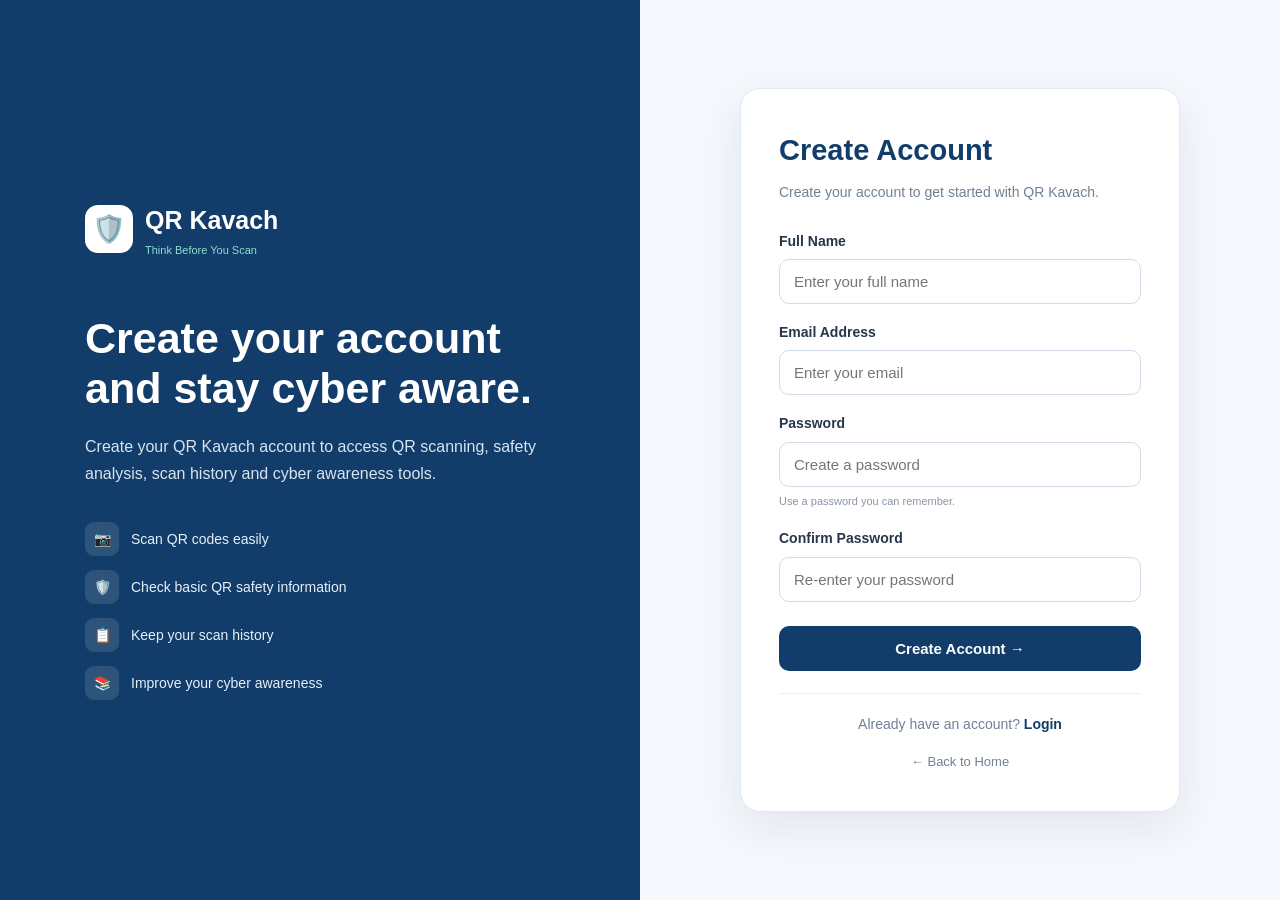
<file: signup.html>
<!DOCTYPE html>
<html lang="en">

<head>
    <meta charset="UTF-8">
    <meta name="viewport" content="width=device-width, initial-scale=1.0">

    <title>QR Kavach | Create Account</title>

    <link rel="stylesheet" href="style.css">

    <style>
        body {
            margin: 0;
            min-height: 100vh;
            background: #f5f8fc;
            font-family: Arial, Helvetica, sans-serif;
            color: #172b4d;
        }

        .signup-page {
            min-height: 100vh;
            display: grid;
            grid-template-columns: 1fr 1fr;
        }

        /* LEFT */

        .signup-left {
            background: #123c69;
            color: white;
            padding: 55px;
            display: flex;
            align-items: center;
            justify-content: center;
        }

        .signup-left-content {
            max-width: 470px;
        }

        .signup-brand {
            display: flex;
            align-items: center;
            gap: 12px;
            margin-bottom: 55px;
        }

        .signup-brand-icon {
            width: 48px;
            height: 48px;
            background: white;
            color: #123c69;
            border-radius: 13px;
            display: flex;
            align-items: center;
            justify-content: center;
            font-size: 27px;
        }

        .signup-brand-name {
            font-size: 25px;
            font-weight: 800;
        }

        .signup-brand-tagline {
            color: #8de0d0;
            font-size: 11px;
            margin-top: 2px;
        }

        .signup-left h1 {
            font-size: 43px;
            line-height: 1.15;
            margin: 0 0 20px;
        }

        .signup-left h1 span {
            color: #65d6c2;
        }

        .signup-left-description {
            color: #d8e5f1;
            font-size: 16px;
            line-height: 1.7;
            margin-bottom: 35px;
        }

        .signup-points {
            display: grid;
            gap: 14px;
        }

        .signup-point {
            display: flex;
            align-items: center;
            gap: 12px;
            color: #e7f0f7;
            font-size: 14px;
        }

        .point-icon {
            width: 34px;
            height: 34px;
            background: rgba(255, 255, 255, 0.12);
            border-radius: 9px;
            display: flex;
            align-items: center;
            justify-content: center;
        }

        /* RIGHT */

        .signup-right {
            display: flex;
            align-items: center;
            justify-content: center;
            padding: 30px;
        }

        .signup-card {
            width: 100%;
            max-width: 440px;
            background: white;
            border: 1px solid #e2e8f0;
            border-radius: 20px;
            padding: 38px;
            box-sizing: border-box;
            box-shadow: 0 15px 45px rgba(18, 60, 105, 0.09);
        }

        .mobile-brand {
            display: none;
        }

        .signup-header {
            margin-bottom: 27px;
        }

        .signup-header h2 {
            margin: 0 0 8px;
            color: #123c69;
            font-size: 29px;
        }

        .signup-header p {
            margin: 0;
            color: #718096;
            font-size: 14px;
            line-height: 1.5;
        }

        .form-group {
            margin-bottom: 17px;
        }

        .form-group label {
            display: block;
            margin-bottom: 7px;
            color: #27364a;
            font-size: 14px;
            font-weight: 700;
        }

        .form-group input {
            width: 100%;
            box-sizing: border-box;
            padding: 13px 14px;
            border: 1px solid #d3dce8;
            border-radius: 10px;
            outline: none;
            font-size: 15px;
            color: #172b4d;
            background: white;
        }

        .form-group input:focus {
            border-color: #16a085;
            box-shadow: 0 0 0 3px rgba(22, 160, 133, 0.12);
        }

        .password-note {
            margin-top: 6px;
            color: #8995a5;
            font-size: 11px;
        }

        .signup-button {
            width: 100%;
            border: none;
            padding: 14px;
            border-radius: 10px;
            background: #123c69;
            color: white;
            font-size: 15px;
            font-weight: 700;
            cursor: pointer;
            margin-top: 7px;
            transition: 0.2s;
        }

        .signup-button:hover {
            background: #0d2f52;
            transform: translateY(-1px);
        }

        .error-message {
            display: none;
            margin-top: 14px;
            padding: 11px 13px;
            border-radius: 9px;
            background: #fff1f1;
            border: 1px solid #ffd5d5;
            color: #c0392b;
            font-size: 13px;
            text-align: center;
        }

        .login-area {
            text-align: center;
            margin-top: 22px;
            padding-top: 19px;
            border-top: 1px solid #edf1f5;
            color: #718096;
            font-size: 14px;
        }

        .login-area a {
            color: #123c69;
            font-weight: 700;
            text-decoration: none;
        }

        .login-area a:hover {
            color: #16a085;
        }

        .back-home {
            display: block;
            text-align: center;
            margin-top: 17px;
            color: #718096;
            text-decoration: none;
            font-size: 13px;
        }

        .back-home:hover {
            color: #123c69;
        }

        /* MOBILE */

        @media (max-width: 800px) {

            .signup-page {
                grid-template-columns: 1fr;
            }

            .signup-left {
                display: none;
            }

            .mobile-brand {
                display: block;
                text-align: center;
                margin-bottom: 25px;
            }

            .mobile-brand-icon {
                width: 55px;
                height: 55px;
                margin: auto;
                background: #123c69;
                color: white;
                border-radius: 15px;
                display: flex;
                align-items: center;
                justify-content: center;
                font-size: 30px;
            }

            .mobile-brand-name {
                color: #123c69;
                font-size: 25px;
                font-weight: 800;
                margin-top: 10px;
            }

            .mobile-brand-tagline {
                color: #16a085;
                font-size: 12px;
                font-weight: 600;
            }

            .signup-right {
                min-height: 100vh;
                padding: 25px 18px;
                box-sizing: border-box;
            }

            .signup-card {
                padding: 28px 22px;
            }
        }
    </style>
</head>

<body>

    <div class="signup-page">

        <!-- LEFT SIDE -->

        <section class="signup-left">

            <div class="signup-left-content">

                <div class="signup-brand">

                    <div class="signup-brand-icon">
                        🛡️
                    </div>

                    <div>

                        <div class="signup-brand-name">
                            QR Kavach
                        </div>

                        <div class="signup-brand-tagline">
                            Think Before You Scan
                        </div>

                    </div>

                </div>


                <h1 id="leftTitle">
                    Create your account
                    and stay <span>cyber aware.</span>
                </h1>


                <p
                    class="signup-left-description"
                    id="leftDescription">

                    Create your QR Kavach account to access
                    QR scanning, safety analysis, scan history
                    and cyber awareness tools.

                </p>


                <div class="signup-points">

                    <div class="signup-point">

                        <div class="point-icon">
                            📷
                        </div>

                        <span id="point1">
                            Scan QR codes easily
                        </span>

                    </div>


                    <div class="signup-point">

                        <div class="point-icon">
                            🛡️
                        </div>

                        <span id="point2">
                            Check basic QR safety information
                        </span>

                    </div>


                    <div class="signup-point">

                        <div class="point-icon">
                            📋
                        </div>

                        <span id="point3">
                            Keep your scan history
                        </span>

                    </div>


                    <div class="signup-point">

                        <div class="point-icon">
                            📚
                        </div>

                        <span id="point4">
                            Improve your cyber awareness
                        </span>

                    </div>

                </div>

            </div>

        </section>


        <!-- RIGHT SIDE -->

        <section class="signup-right">

            <div class="signup-card">


                <!-- MOBILE BRAND -->

                <div class="mobile-brand">

                    <div class="mobile-brand-icon">
                        🛡️
                    </div>

                    <div class="mobile-brand-name">
                        QR Kavach
                    </div>

                    <div class="mobile-brand-tagline">
                        Think Before You Scan
                    </div>

                </div>


                <!-- HEADER -->

                <div class="signup-header">

                    <h2 id="signupTitle">
                        Create Account
                    </h2>

                    <p id="signupSubtitle">
                        Create your account to get started
                        with QR Kavach.
                    </p>

                </div>


                <!-- NAME -->

                <div class="form-group">

                    <label
                        for="name"
                        id="nameLabel">

                        Full Name

                    </label>

                    <input
                        type="text"
                        id="name"
                        placeholder="Enter your full name"
                        autocomplete="name">

                </div>


                <!-- EMAIL -->

                <div class="form-group">

                    <label
                        for="email"
                        id="emailLabel">

                        Email Address

                    </label>

                    <input
                        type="email"
                        id="email"
                        placeholder="Enter your email"
                        autocomplete="email">

                </div>


                <!-- PASSWORD -->

                <div class="form-group">

                    <label
                        for="password"
                        id="passwordLabel">

                        Password

                    </label>

                    <input
                        type="password"
                        id="password"
                        placeholder="Create a password"
                        autocomplete="new-password">

                    <div
                        class="password-note"
                        id="passwordNote">

                        Use a password you can remember.
                    </div>

                </div>


                <!-- CONFIRM PASSWORD -->

                <div class="form-group">

                    <label
                        for="confirmPassword"
                        id="confirmLabel">

                        Confirm Password

                    </label>

                    <input
                        type="password"
                        id="confirmPassword"
                        placeholder="Re-enter your password"
                        autocomplete="new-password">

                </div>


                <!-- SIGNUP BUTTON -->

                <button
                    type="button"
                    class="signup-button"
                    id="signupButton">

                    Create Account →

                </button>


                <!-- ERROR -->

                <div
                    class="error-message"
                    id="errorMessage">
                </div>


                <!-- LOGIN -->

                <div class="login-area">

                    <span id="loginBefore">
                        Already have an account?
                    </span>

                    <a
                        href="login.html"
                        id="loginLink">

                        Login

                    </a>

                </div>


                <!-- BACK -->

                <a
                    href="index.html"
                    class="back-home"
                    id="backHome">

                    ← Back to Home

                </a>

            </div>

        </section>

    </div>


    <script>

        /* ================================
           LANGUAGE
        ================================= */

        let language =
            localStorage.getItem("qrLanguage") || "en";


        const translations = {

            en: {

                leftTitle:
                    "Create your account and stay cyber aware.",

                leftDescription:
                    "Create your QR Kavach account to access QR scanning, safety analysis, scan history and cyber awareness tools.",

                point1:
                    "Scan QR codes easily",

                point2:
                    "Check basic QR safety information",

                point3:
                    "Keep your scan history",

                point4:
                    "Improve your cyber awareness",

                title:
                    "Create Account",

                subtitle:
                    "Create your account to get started with QR Kavach.",

                name:
                    "Full Name",

                namePlaceholder:
                    "Enter your full name",

                email:
                    "Email Address",

                emailPlaceholder:
                    "Enter your email",

                password:
                    "Password",

                passwordPlaceholder:
                    "Create a password",

                passwordNote:
                    "Use a password you can remember.",

                confirm:
                    "Confirm Password",

                confirmPlaceholder:
                    "Re-enter your password",

                signup:
                    "Create Account →",

                errorEmpty:
                    "Please fill in all fields.",

                errorPassword:
                    "Passwords do not match.",

                errorEmail:
                    "Please enter a valid email address.",

                loginBefore:
                    "Already have an account? ",

                login:
                    "Login",

                back:
                    "← Back to Home"

            },


            mr: {

                leftTitle:
                    "तुमचे अकाउंट तयार करा आणि सायबर जागरूक रहा.",

                leftDescription:
                    "QR स्कॅनिंग, सुरक्षा विश्लेषण, स्कॅन हिस्ट्री आणि सायबर जागरूकता साधनांचा वापर करण्यासाठी QR Kavach अकाउंट तयार करा.",

                point1:
                    "QR कोड सहज स्कॅन करा",

                point2:
                    "QR ची मूलभूत सुरक्षा माहिती तपासा",

                point3:
                    "तुमची स्कॅन हिस्ट्री जतन करा",

                point4:
                    "तुमची सायबर जागरूकता वाढवा",

                title:
                    "अकाउंट तयार करा",

                subtitle:
                    "QR Kavach वापरण्यास सुरुवात करण्यासाठी अकाउंट तयार करा.",

                name:
                    "पूर्ण नाव",

                namePlaceholder:
                    "तुमचे पूर्ण नाव टाका",

                email:
                    "ईमेल पत्ता",

                emailPlaceholder:
                    "तुमचा ईमेल टाका",

                password:
                    "पासवर्ड",

                passwordPlaceholder:
                    "पासवर्ड तयार करा",

                passwordNote:
                    "तुम्हाला लक्षात राहील असा पासवर्ड वापरा.",

                confirm:
                    "पासवर्ड पुन्हा टाका",

                confirmPlaceholder:
                    "पासवर्ड पुन्हा टाका",

                signup:
                    "अकाउंट तयार करा →",

                errorEmpty:
                    "कृपया सर्व माहिती भरा.",

                errorPassword:
                    "दोन्ही पासवर्ड समान नाहीत.",

                errorEmail:
                    "कृपया योग्य ईमेल पत्ता टाका.",

                loginBefore:
                    "आधीच अकाउंट आहे? ",

                login:
                    "लॉगिन",

                back:
                    "← होमवर परत जा"

            },


            hi: {

                leftTitle:
                    "अपना अकाउंट बनाएँ और साइबर जागरूक रहें।",

                leftDescription:
                    "QR स्कैनिंग, सुरक्षा विश्लेषण, स्कैन हिस्ट्री और साइबर जागरूकता सुविधाओं का उपयोग करने के लिए QR Kavach अकाउंट बनाएँ।",

                point1:
                    "QR कोड आसानी से स्कैन करें",

                point2:
                    "QR की बेसिक सुरक्षा जानकारी जांचें",

                point3:
                    "अपनी स्कैन हिस्ट्री रखें",

                point4:
                    "अपनी साइबर जागरूकता बढ़ाएँ",

                title:
                    "अकाउंट बनाएँ",

                subtitle:
                    "QR Kavach शुरू करने के लिए अपना अकाउंट बनाएँ।",

                name:
                    "पूरा नाम",

                namePlaceholder:
                    "अपना पूरा नाम दर्ज करें",

                email:
                    "ईमेल पता",

                emailPlaceholder:
                    "अपना ईमेल दर्ज करें",

                password:
                    "पासवर्ड",

                passwordPlaceholder:
                    "पासवर्ड बनाएँ",

                passwordNote:
                    "ऐसा पासवर्ड इस्तेमाल करें जिसे आप याद रख सकें।",

                confirm:
                    "पासवर्ड की पुष्टि करें",

                confirmPlaceholder:
                    "पासवर्ड दोबारा दर्ज करें",

                signup:
                    "अकाउंट बनाएँ →",

                errorEmpty:
                    "कृपया सभी जानकारी भरें।",

                errorPassword:
                    "दोनों पासवर्ड समान नहीं हैं।",

                errorEmail:
                    "कृपया सही ईमेल पता दर्ज करें।",

                loginBefore:
                    "पहले से अकाउंट है? ",

                login:
                    "लॉगिन",

                back:
                    "← होम पर वापस जाएँ"

            }

        };


        /* ================================
           APPLY LANGUAGE
        ================================= */

        function applyLanguage() {

            const t =
                translations[language];


            document.getElementById(
                "leftTitle"
            ).innerText = t.leftTitle;


            document.getElementById(
                "leftDescription"
            ).innerText = t.leftDescription;


            document.getElementById(
                "point1"
            ).innerText = t.point1;


            document.getElementById(
                "point2"
            ).innerText = t.point2;


            document.getElementById(
                "point3"
            ).innerText = t.point3;


            document.getElementById(
                "point4"
            ).innerText = t.point4;


            document.getElementById(
                "signupTitle"
            ).innerText = t.title;


            document.getElementById(
                "signupSubtitle"
            ).innerText = t.subtitle;


            document.getElementById(
                "nameLabel"
            ).innerText = t.name;


            document.getElementById(
                "name"
            ).placeholder =
                t.namePlaceholder;


            document.getElementById(
                "emailLabel"
            ).innerText = t.email;


            document.getElementById(
                "email"
            ).placeholder =
                t.emailPlaceholder;


            document.getElementById(
                "passwordLabel"
            ).innerText = t.password;


            document.getElementById(
                "password"
            ).placeholder =
                t.passwordPlaceholder;


            document.getElementById(
                "passwordNote"
            ).innerText =
                t.passwordNote;


            document.getElementById(
                "confirmLabel"
            ).innerText = t.confirm;


            document.getElementById(
                "confirmPassword"
            ).placeholder =
                t.confirmPlaceholder;


            document.getElementById(
                "signupButton"
            ).innerText = t.signup;


            document.getElementById(
                "loginBefore"
            ).innerText = t.loginBefore;


            document.getElementById(
                "loginLink"
            ).innerText = t.login;


            document.getElementById(
                "backHome"
            ).innerText = t.back;

        }


        /* ================================
           CREATE ACCOUNT
        ================================= */

        document.getElementById(
            "signupButton"
        ).addEventListener(
            "click",
            function () {

                const name =
                    document.getElementById(
                        "name"
                    ).value.trim();


                const email =
                    document.getElementById(
                        "email"
                    ).value.trim();


                const password =
                    document.getElementById(
                        "password"
                    ).value;


                const confirmPassword =
                    document.getElementById(
                        "confirmPassword"
                    ).value;


                const error =
                    document.getElementById(
                        "errorMessage"
                    );


                /* EMPTY CHECK */

                if (
                    name === "" ||
                    email === "" ||
                    password === "" ||
                    confirmPassword === ""
                ) {

                    error.innerText =
                        translations[language].errorEmpty;

                    error.style.display =
                        "block";

                    return;
                }


                /* EMAIL CHECK */

                const emailPattern =
                    /^[^\s@]+@[^\s@]+\.[^\s@]+$/;


                if (
                    !emailPattern.test(email)
                ) {

                    error.innerText =
                        translations[language].errorEmail;

                    error.style.display =
                        "block";

                    return;
                }


                /* PASSWORD CHECK */

                if (
                    password !== confirmPassword
                ) {

                    error.innerText =
                        translations[language].errorPassword;

                    error.style.display =
                        "block";

                    return;
                }


                /* SAVE ACCOUNT */

                localStorage.setItem(
                    "qrName",
                    name
                );


                localStorage.setItem(
                    "qrEmail",
                    email
                );


                localStorage.setItem(
                    "qrPassword",
                    password
                );


                /* GO TO LOGIN */

                window.location.href =
                    "login.html";

            }
        );


        /* ================================
           ENTER KEY
        ================================= */

        document.addEventListener(
            "keydown",
            function (event) {

                if (
                    event.key === "Enter"
                ) {

                    document.getElementById(
                        "signupButton"
                    ).click();

                }

            }
        );


        /* ================================
           START
        ================================= */

        applyLanguage();

    </script>

</body>

</html>
</file>
<file: style.css>
/* =========================================
   QR KAVACH - MAIN DESIGN
   Modern Cyber Security Theme
========================================= */

* {
    margin: 0;
    padding: 0;
    box-sizing: border-box;
}

html {
    scroll-behavior: smooth;
}

body {
    font-family: Arial, Helvetica, sans-serif;
    background: #f4f7fb;
    color: #172033;
    line-height: 1.6;
}

/* =========================================
   COMMON
========================================= */

a {
    color: inherit;
}

button,
select,
input {
    font-family: inherit;
}

button {
    cursor: pointer;
}

.container {
    width: 90%;
    max-width: 1100px;
    margin: auto;
}


/* =========================================
   QR KAVACH BRAND
========================================= */

.logo,
.brand {
    color: #123c69;
    font-weight: 800;
    letter-spacing: 0.3px;
}

.logo span,
.brand span {
    color: #16a085;
}


/* =========================================
   HEADER
========================================= */

header {
    width: 100%;
    background: white;
    border-bottom: 1px solid #e4e9f0;
    padding: 15px 5%;
    display: flex;
    justify-content: space-between;
    align-items: center;
    gap: 15px;
    flex-wrap: wrap;
}

header .logo {
    font-size: 25px;
}


/* =========================================
   MAIN PAGE
========================================= */

main {
    width: 100%;
}


/* =========================================
   HERO / WELCOME
========================================= */

.hero,
.welcome-section {
    min-height: 75vh;
    display: flex;
    justify-content: center;
    align-items: center;
    text-align: center;
    padding: 50px 20px;
}

.hero-content,
.welcome-content {
    max-width: 700px;
    margin: auto;
}

.hero h1,
.welcome-content h1 {
    font-size: clamp(34px, 6vw, 58px);
    color: #123c69;
    margin-bottom: 15px;
    font-weight: 800;
}

.hero p,
.welcome-content p {
    color: #5f6b7a;
    font-size: 17px;
    max-width: 600px;
    margin: 0 auto 25px;
}


/* =========================================
   LANGUAGE SELECT
========================================= */

.language-select,
select {
    background: white;
    color: #172033;
    border: 1px solid #cfd7e3;
    border-radius: 10px;
    padding: 11px 14px;
    font-size: 15px;
    outline: none;
}

.language-select:focus,
select:focus,
input:focus {
    border-color: #16a085;
    box-shadow: 0 0 0 3px rgba(22, 160, 133, 0.12);
}


/* =========================================
   BUTTONS
========================================= */

.start-button,
.primary-button,
.card-button,
button.primary-button {
    display: inline-block;
    background: #123c69;
    color: white;
    border: none;
    border-radius: 10px;
    padding: 12px 22px;
    font-size: 15px;
    font-weight: 600;
    text-decoration: none;
    transition: 0.2s ease;
}

.start-button:hover,
.primary-button:hover,
.card-button:hover {
    background: #0d2f52;
    transform: translateY(-1px);
}

.secondary-button {
    display: inline-block;
    background: white;
    color: #123c69;
    border: 1px solid #cfd7e3;
    border-radius: 10px;
    padding: 11px 20px;
    font-weight: 600;
    text-decoration: none;
}


/* =========================================
   FORM / LOGIN / SIGNUP
========================================= */

.form-container,
.login-container,
.signup-container {
    width: 90%;
    max-width: 430px;
    margin: 60px auto;
}

.form-card,
.login-card,
.signup-card {
    background: white;
    padding: 35px;
    border-radius: 18px;
    border: 1px solid #e2e7ee;
    box-shadow: 0 8px 30px rgba(18, 60, 105, 0.08);
}

.form-card h1,
.login-card h1,
.signup-card h1 {
    color: #123c69;
    margin-bottom: 8px;
}

.form-card p,
.login-card p,
.signup-card p {
    color: #687386;
    margin-bottom: 22px;
}

.form-group {
    margin-bottom: 17px;
}

.form-group label {
    display: block;
    margin-bottom: 7px;
    font-weight: 600;
    color: #27364a;
}

input[type="text"],
input[type="email"],
input[type="password"],
input[type="number"],
input[type="tel"] {
    width: 100%;
    padding: 12px 14px;
    border: 1px solid #cfd7e3;
    border-radius: 10px;
    outline: none;
    background: white;
    color: #172033;
}

.form-card button,
.login-card button,
.signup-card button {
    width: 100%;
}


/* =========================================
   DASHBOARD
========================================= */

.dashboard-container {
    width: 92%;
    max-width: 1150px;
    margin: auto;
    padding: 25px 0 50px;
}

.top-bar {
    display: flex;
    justify-content: space-between;
    align-items: center;
    gap: 15px;
    flex-wrap: wrap;
    margin-bottom: 25px;
}

.top-actions {
    display: flex;
    align-items: center;
    gap: 10px;
    flex-wrap: wrap;
}

.logout-button {
    background: #d64545;
    color: white;
    border: none;
    border-radius: 9px;
    padding: 10px 16px;
}

.logout-button:hover {
    background: #b83232;
}


/* =========================================
   WELCOME BOX
========================================= */

.welcome-box {
    background: white;
    border: 1px solid #e1e7ef;
    border-radius: 18px;
    padding: 30px;
    margin-bottom: 25px;
    box-shadow: 0 6px 22px rgba(18, 60, 105, 0.06);
}

.welcome-box h1 {
    color: #123c69;
    margin-bottom: 7px;
}

#userNameText {
    color: #647084;
}


/* =========================================
   STATISTICS
========================================= */

.statistics {
    display: grid;
    grid-template-columns: repeat(4, 1fr);
    gap: 15px;
    margin-bottom: 30px;
}

.stat-card {
    background: white;
    border: 1px solid #e1e7ef;
    border-radius: 15px;
    padding: 22px;
    text-align: center;
}

.stat-card h2 {
    font-size: 30px;
    color: #123c69;
    margin-bottom: 4px;
}

.stat-card p {
    color: #687386;
}


/* =========================================
   DASHBOARD CARDS
========================================= */

.cards {
    display: grid;
    grid-template-columns: repeat(3, 1fr);
    gap: 20px;
}

.dashboard-card {
    background: white;
    border: 1px solid #e1e7ef;
    border-radius: 18px;
    padding: 27px;
    text-align: center;
    box-shadow: 0 6px 22px rgba(18, 60, 105, 0.06);
    transition: 0.2s ease;
}

.dashboard-card:hover {
    transform: translateY(-4px);
    box-shadow: 0 12px 28px rgba(18, 60, 105, 0.10);
}

.dashboard-card .icon {
    font-size: 42px;
    margin-bottom: 10px;
}

.dashboard-card h2 {
    color: #123c69;
    font-size: 21px;
    margin-bottom: 8px;
}

.dashboard-card p {
    color: #687386;
    min-height: 48px;
    margin-bottom: 12px;
}


/* =========================================
   SCANNER
========================================= */

.scanner-container {
    width: 92%;
    max-width: 900px;
    margin: 30px auto;
}

.scanner-card {
    background: white;
    border: 1px solid #e1e7ef;
    border-radius: 18px;
    padding: 25px;
    box-shadow: 0 6px 22px rgba(18, 60, 105, 0.06);
}

#video,
video {
    width: 100%;
    max-width: 650px;
    display: block;
    margin: 20px auto;
    border-radius: 15px;
    background: #111827;
}

canvas {
    display: none;
}

.scanner-buttons {
    display: flex;
    justify-content: center;
    gap: 10px;
    flex-wrap: wrap;
}

.gallery-button,
.scan-button {
    background: #123c69;
    color: white;
    border: none;
    padding: 12px 18px;
    border-radius: 10px;
}

#qrImageInput {
    display: none;
}


/* =========================================
   RESULT / SECURITY SCORE
========================================= */

.result-card,
.result-box,
.analysis-card {
    background: white;
    border: 1px solid #e1e7ef;
    border-radius: 16px;
    padding: 25px;
    margin-top: 20px;
}

.security-score {
    font-size: 38px;
    font-weight: 800;
    color: #123c69;
}

.safe {
    color: #16805c;
    font-weight: 700;
}

.suspicious {
    color: #b77900;
    font-weight: 700;
}

.dangerous {
    color: #c0392b;
    font-weight: 700;
}


/* =========================================
   CONTENT PAGES
========================================= */

.page-container {
    width: 92%;
    max-width: 950px;
    margin: 35px auto;
    padding-bottom: 50px;
}

.page-header {
    text-align: center;
    margin-bottom: 30px;
}

.page-header h1 {
    color: #123c69;
    font-size: 34px;
    margin-bottom: 8px;
}

.page-header p {
    color: #687386;
}

.content-card {
    background: white;
    border: 1px solid #e1e7ef;
    border-radius: 16px;
    padding: 25px;
    margin-bottom: 18px;
    box-shadow: 0 5px 18px rgba(18, 60, 105, 0.05);
}

.content-card h2 {
    color: #123c69;
    margin-bottom: 10px;
}

.content-card p {
    color: #596679;
    margin-bottom: 10px;
}

.content-card ul {
    padding-left: 22px;
    color: #596679;
}

.content-card li {
    margin-bottom: 7px;
}


/* =========================================
   QUIZ
========================================= */

.quiz-container {
    width: 92%;
    max-width: 850px;
    margin: 35px auto;
}

.question-card {
    background: white;
    border: 1px solid #e1e7ef;
    border-radius: 16px;
    padding: 25px;
    margin-bottom: 18px;
}

.question-card h3 {
    color: #123c69;
    margin-bottom: 15px;
}

.question-card label {
    display: block;
    padding: 10px;
    border: 1px solid #e1e7ef;
    border-radius: 9px;
    margin-bottom: 8px;
    cursor: pointer;
}

.question-card label:hover {
    background: #f4f8fc;
}


/* =========================================
   HISTORY
========================================= */

.history-container {
    width: 92%;
    max-width: 1000px;
    margin: 35px auto;
}

.history-item {
    background: white;
    border: 1px solid #e1e7ef;
    border-radius: 15px;
    padding: 20px;
    margin-bottom: 15px;
}

.history-item h3 {
    color: #123c69;
    margin-bottom: 7px;
}

.history-item p {
    color: #647084;
    word-break: break-word;
}

.clear-history {
    background: #d64545;
    color: white;
    border: none;
    padding: 11px 18px;
    border-radius: 9px;
}


/* =========================================
   FOOTER
========================================= */

footer {
    text-align: center;
    padding: 25px 15px;
    color: #687386;
    font-size: 14px;
}


/* =========================================
   MOBILE
========================================= */

@media (max-width: 850px) {

    .statistics {
        grid-template-columns: repeat(2, 1fr);
    }

    .cards {
        grid-template-columns: repeat(2, 1fr);
    }

}

@media (max-width: 600px) {

    header {
        padding: 14px 20px;
    }

    header .logo {
        font-size: 22px;
    }

    .hero,
    .welcome-section {
        min-height: 65vh;
        padding: 35px 15px;
    }

    .hero h1,
    .welcome-content h1 {
        font-size: 36px;
    }

    .hero p,
    .welcome-content p {
        font-size: 15px;
    }

    .statistics {
        grid-template-columns: 1fr 1fr;
        gap: 10px;
    }

    .stat-card {
        padding: 16px 10px;
    }

    .stat-card h2 {
        font-size: 25px;
    }

    .cards {
        grid-template-columns: 1fr;
    }

    .dashboard-card {
        padding: 23px;
    }

    .form-card,
    .login-card,
    .signup-card {
        padding: 25px 20px;
    }

    .top-bar {
        align-items: flex-start;
    }

    .top-actions {
        width: 100%;
    }

    .top-actions select,
    .top-actions button {
        flex: 1;
    }

}

@media (max-width: 400px) {

    .statistics {
        grid-template-columns: 1fr;
    }

    .start-button,
    .primary-button,
    .card-button {
        width: 100%;
        text-align: center;
    }

}
/* =====================================================
   QR KAVACH SCANNER - FINAL POLISH
   ===================================================== */


/* ================= RESULT CARD ================= */

.result-card {
    max-width: 900px;
    margin: 30px auto;
    padding: 30px;
    background: #ffffff;
    border: 1px solid #e1e7ee;
    border-radius: 18px;
    box-shadow: 0 8px 25px rgba(18, 60, 105, 0.08);
}


/* ================= RESULT HEADING ================= */

.result-heading {
    display: flex;
    justify-content: space-between;
    align-items: center;
    gap: 20px;
    margin-bottom: 28px;
}

.result-heading h2 {
    margin: 4px 0 0;
    color: #123c69;
    font-size: 28px;
}

.result-heading .small-title {
    margin: 0;
    font-size: 12px;
    font-weight: 700;
    letter-spacing: 1px;
    color: #6b7785;
}


/* ================= STATUS BADGE ================= */

.status-badge {
    display: inline-flex;
    align-items: center;
    justify-content: center;
    min-width: 125px;
    min-height: 44px;
    padding: 8px 18px;
    border-radius: 30px;
    font-size: 15px;
    font-weight: 800;
    letter-spacing: 0.5px;
}

.status-badge.safe {
    background: #e8f7ee;
    color: #16834a;
    border: 1px solid #bce7ce;
}

.status-badge.suspicious {
    background: #fff5df;
    color: #a96b00;
    border: 1px solid #f0d28c;
}

.status-badge.dangerous {
    background: #fdeaea;
    color: #c62828;
    border: 1px solid #efb7b7;
}


/* =====================================================
   BIG SECURITY SCORE
   ===================================================== */

.score-container {
    display: flex;
    align-items: center;
    gap: 35px;
    padding: 28px;
    margin-bottom: 25px;
    background: #f8fafc;
    border: 1px solid #e1e7ee;
    border-radius: 16px;
}


/* BIG SCORE CIRCLE */

.score-circle {
    width: 155px !important;
    height: 155px !important;
    min-width: 155px;
    border-radius: 50%;

    display: flex !important;
    align-items: center;
    justify-content: center;

    background: #ffffff;

    border: 10px solid #dce9f5;

    box-shadow:
        0 5px 18px rgba(18, 60, 105, 0.10),
        inset 0 0 0 2px #f2f6fa;
}


/* BIG 85% */

.score-circle span,
#scoreValue {
    font-size: 42px !important;
    font-weight: 800 !important;
    color: #123c69 !important;
    line-height: 1;
}


/* SCORE TEXT */

.score-text {
    flex: 1;
}

.score-text h3 {
    margin: 0 0 8px;
    font-size: 24px;
    color: #123c69;
}

.score-text p {
    margin: 0;
    color: #5f6b7a;
    font-size: 16px;
    line-height: 1.6;
}


/* ================= INFO BOXES ================= */

.info-box {
    background: #ffffff;
    border: 1px solid #e1e7ee;
    border-radius: 14px;
    padding: 20px;
    margin-top: 16px;
}

.info-title {
    display: flex;
    align-items: center;
    gap: 10px;
    margin-bottom: 12px;
}

.info-title span {
    font-size: 20px;
}

.info-title h3 {
    margin: 0;
    font-size: 18px;
    color: #123c69;
}

.info-box p {
    margin: 7px 0;
    color: #354252;
    line-height: 1.6;
}


/* QR CONTENT */

.qr-content {
    padding: 13px 15px;
    background: #f7f9fb;
    border: 1px solid #e1e7ee;
    border-radius: 9px;

    word-break: break-word;
    overflow-wrap: anywhere;

    color: #283747;
    line-height: 1.6;
}


/* ================= SAFETY ANALYSIS ================= */

.analysis-card {
    margin-top: 18px;
    padding: 22px;
    background: #f8fafc;
    border: 1px solid #e1e7ee;
    border-radius: 14px;
}

.analysis-card ul {
    margin: 10px 0 0;
    padding-left: 22px;
}

.analysis-card li {
    margin: 9px 0;
    color: #354252;
    line-height: 1.5;
}


/* ================= ACTION BUTTONS ================= */

.result-buttons {
    display: flex;
    flex-wrap: wrap;
    gap: 12px;
    margin-top: 24px;
}

.result-buttons button {
    min-height: 45px;
}


/* ================= HISTORY NOTE ================= */

.history-note {
    margin-top: 20px;
    padding-top: 16px;
    border-top: 1px solid #e5e9ee;

    color: #6b7785;
    font-size: 14px;
}


/* =====================================================
   CAMERA SECTION - SMALL POLISH
   ===================================================== */

.camera-box {
    position: relative;
    width: 100%;
    max-width: 650px;
    height: 360px;
    margin: 20px auto;

    background: #eef2f6;
    border: 1px solid #d8e0e8;
    border-radius: 16px;

    overflow: hidden;
}

.camera-box video {
    width: 100%;
    height: 100%;
    object-fit: cover;
    display: block;
    border-radius: 16px;
}

.camera-placeholder {
    position: absolute;
    inset: 0;

    display: flex;
    flex-direction: column;
    align-items: center;
    justify-content: center;

    background: #f4f7fa;
    color: #5f6b7a;

    z-index: 2;
}

.camera-icon {
    font-size: 42px;
    margin-bottom: 10px;
}

.camera-placeholder p {
    margin: 0;
    font-weight: 600;
}


/* ================= SCAN FRAME ================= */

.scan-frame {
    position: absolute;

    width: 220px;
    height: 220px;

    left: 50%;
    top: 50%;

    transform: translate(-50%, -50%);

    z-index: 4;

    pointer-events: none;
}


/* Four QR corners */

.scan-frame .corner {
    position: absolute;

    width: 42px;
    height: 42px;

    border-color: #123c69;
    border-style: solid;
}

.scan-frame .top-left {
    top: 0;
    left: 0;
    border-width: 4px 0 0 4px;
}

.scan-frame .top-right {
    top: 0;
    right: 0;
    border-width: 4px 4px 0 0;
}

.scan-frame .bottom-left {
    bottom: 0;
    left: 0;
    border-width: 0 0 4px 4px;
}

.scan-frame .bottom-right {
    bottom: 0;
    right: 0;
    border-width: 0 4px 4px 0;
}


/* ================= SCANNER BUTTONS ================= */

.scanner-buttons {
    display: flex;
    justify-content: center;
    align-items: center;
    gap: 12px;
    flex-wrap: wrap;
    margin-top: 18px;
}


/* ================= MOBILE ================= */

@media (max-width: 700px) {

    .result-card {
        padding: 20px;
        margin: 20px 12px;
        border-radius: 14px;
    }

    .result-heading {
        align-items: flex-start;
        flex-direction: column;
    }

    .result-heading h2 {
        font-size: 23px;
    }

    .status-badge {
        min-width: 110px;
    }

    /* Score on mobile */

    .score-container {
        flex-direction: column;
        text-align: center;
        gap: 20px;
        padding: 24px 15px;
    }

    .score-circle {
        width: 140px !important;
        height: 140px !important;
        min-width: 140px;
    }

    .score-circle span,
    #scoreValue {
        font-size: 38px !important;
    }

    .score-text h3 {
        font-size: 21px;
    }

    /* Camera */

    .camera-box {
        height: 300px;
        border-radius: 14px;
    }

    .scan-frame {
        width: 190px;
        height: 190px;
    }

    .scan-frame .corner {
        width: 38px;
        height: 38px;
    }

    /* Buttons */

    .scanner-buttons,
    .result-buttons {
        flex-direction: column;
    }

    .scanner-buttons button,
    .scanner-buttons label,
    .result-buttons button {
        width: 100%;
        text-align: center;
    }

}


/* ================= SMALL PHONE ================= */

@media (max-width: 420px) {

    .score-circle {
        width: 125px !important;
        height: 125px !important;
        min-width: 125px;
    }

    .score-circle span,
    #scoreValue {
        font-size: 34px !important;
    }

    .camera-box {
        height: 270px;
    }

    .scan-frame {
        width: 170px;
        height: 170px;
    }

}
</file>
